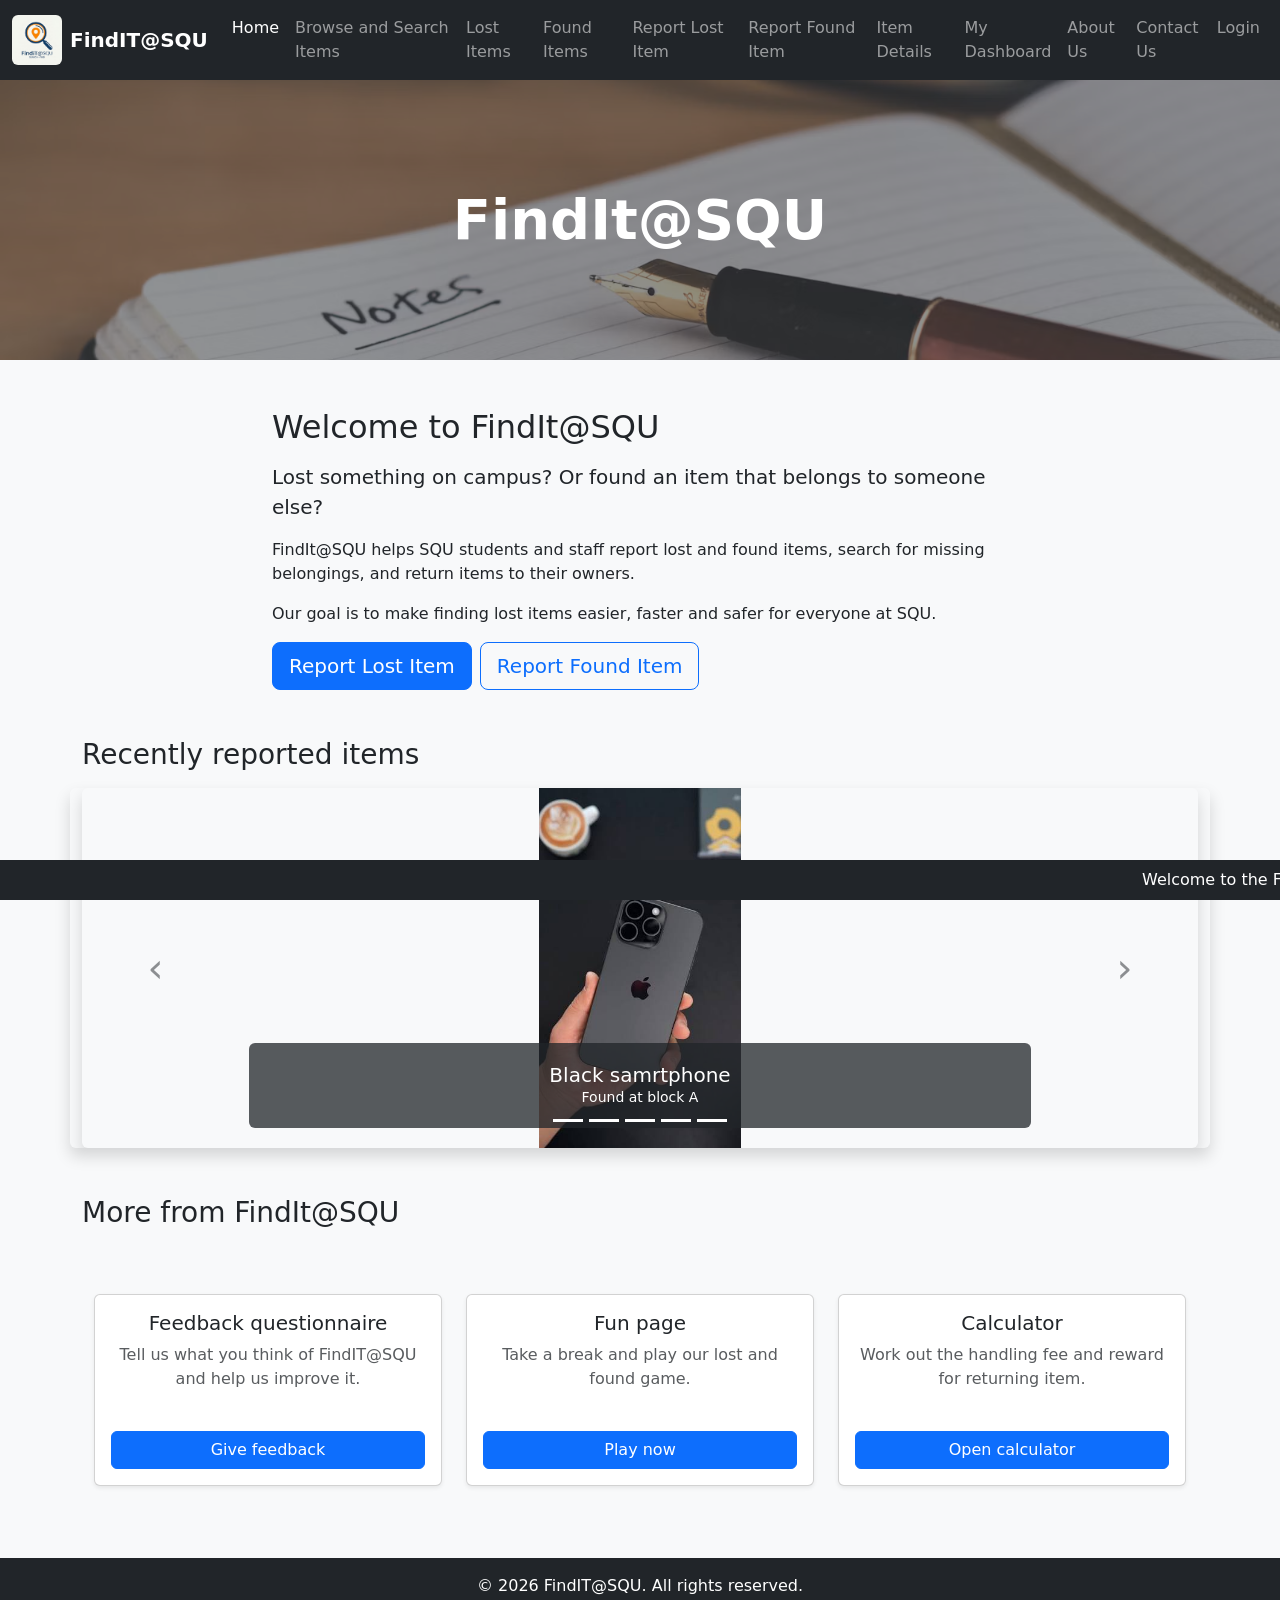
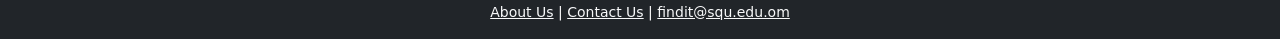
<file: index.html>
<html>

<head>
    <meta charset="UTF-8">
    <meta name="viewport" content="width=device-width, initial-scale=1.0">
    <title>Home | FindIt@SQU</title>
    <!-- <link rel="stylesheet" href="css/style.css"> -->
    <!--  -->
    <link href="https://cdn.jsdelivr.net/npm/bootstrap@5.3.3/dist/css/bootstrap.min.css" rel="stylesheet">



</head>

<body class="d-flex flex-column min-vh-100 bg-body-tertiary">
    <!--Nav -> Logo and Navigation-->
    <nav class="navbar navbar-expand-lg bg-dark sticky-top" data-bs-theme="dark">
        <div class="container-fluid">
            <a class="navbar-brand d-flex align-items-center gap-2 fw-bold" href="index.html">
                <img src="images/logo.png" alt="FindIT@SQU Logo" width="50" height="50" class="rounded">
                <span>FindIT@SQU</span>
            </a>
            <button class="navbar-toggler" type="button" data-bs-toggle="collapse" data-bs-target="#mainMenu"
                aria-controls="mainMenu" aria-expanded="false" aria-label="Toggle navigation">
                <span class="navbar-toggler-icon"></span>
            </button>
            <div class="collapse navbar-collapse" id="mainMenu">
                <ul class="navbar-nav ms-auto mb-2 mb-xl-0">
                    <li class="nav-item"><a href="index.html" class="nav-link active" aria-current="page">Home</a></li>
                    <li class="nav-item"><a href="brows.html" class="nav-link">Browse and Search Items</a></li>
                    <li class="nav-item"><a href="lost.html" class="nav-link">Lost Items</a></li>
                    <li class="nav-item"><a href="found.html" class="nav-link">Found Items</a></li>
                    <li class="nav-item"><a href="Rprt-lost.html" class="nav-link">Report Lost Item</a></li>
                    <li class="nav-item"><a href="Report-found.html" class="nav-link">Report Found Item</a></li>
                    <li class="nav-item"><a href="item-details.html" class="nav-link">Item Details</a></li>
                    <li class="nav-item"><a href="dashboard.html" class="nav-link">My Dashboard</a></li>
                    <li class="nav-item"><a href="about.html" class="nav-link">About Us</a></li>
                    <li class="nav-item"><a href="contact.html" class="nav-link">Contact Us</a></li>
                    <li class="nav-item"><a href="login.html" class="nav-link">Login</a></li>
                </ul>
            </div>
        </div>
    </nav>

    <header class="position-relative text-center text-white">
        <img src="images/welcome.png" alt="Welcome" class="w-100 object-fit-cover" height="280">
        <div class="position-absolute top-0 start-0 w-100 h-100 bg-dark bg-opacity-50"></div>
        <div class="position-absolute top-50 start-50 translate-middle w-100 px-3">
            <h1 class="display-4 fw-bold mb-0">FindIt@SQU</h1>
        </div>
    </header>

    <main class="flex-grow-1 py-5">
        <div class="container">
            <div class="row justify-content-center">
                <div class="col-lg-8">
                    <h2 class="mb-3">Welcome to FindIt@SQU</h2>
                    <p class="lead">Lost something on campus? Or found an item that belongs to someone else?</p>
                    <p class="mb-3">FindIt@SQU helps SQU students and staff report lost and found items, search for
                        missing belongings, and return items to their owners.</p>
                    <p class="mb-3">Our goal is to make finding lost items easier, faster and safer for everyone at SQU.
                    </p>
                    <div class="d-grid gap-2 d-sm-flex mb-5">
                        <a href="report-lost.html" class="btn btn-primary btn-lg">Report Lost Item</a>
                        <a href="report-found.html" class="btn btn-outline-primary btn-lg">Report Found Item</a>
                    </div>
                </div>
                <h2 class="h3 mb-3">Recently reported items</h2>
                <div id="gallery" class="carousel slide mb-5 mx-auto shadow rounded overflow-hidden"
                    data-bs-ride="carousel" aria-label="carousel" aria-label="Recently reported items">
                    <div class="carousel-indicators">
                        <button type="button" data-bs-target="#gallery" data-bs-slide-to="0" class="active"
                            aria-current="true" aria-label="Slide 1"></button>
                        <button type="button" data-bs-target="#gallery" data-bs-slide-to="1" class="active"
                            aria-current="true" aria-label="Slide 2"></button>
                        <button type="button" data-bs-target="#gallery" data-bs-slide-to="2" class="active"
                            aria-current="true" aria-label="Slide 3"></button>
                        <button type="button" data-bs-target="#gallery" data-bs-slide-to="3" class="active"
                            aria-current="true" aria-label="Slide 4"></button>
                        <button type="button" data-bs-target="#gallery" data-bs-slide-to="4" class="active"
                            aria-current="true" aria-label="Slide 5"></button>
                    </div>
                    <div class="carousel-inner rounded shadow">
                        <div class="carousel-item active" data-bs-interval="3000">
                            <img src="images/phone.png" class="d-block w-100 bg-bark object-fit-contain" height="360"
                                alt="Black samrtphoen">
                            <div class="carousel-caption d-none d-md-block bg-dark bg-opacity-75 rounded">
                                <h3 class="h5 mb-0">Black samrtphone</h3>
                                <p class="mb-0 small">Found at block A</p>
                            </div>
                        </div>
                        <div class="carousel-item " data-bs-interval="3000">
                            <img src="images/redHandBag.png" class="d-block w-100 bg-bark object-fit-contain"
                                height="360" alt="Red Handbag">
                            <div class="carousel-caption d-none d-md-block bg-dark bg-opacity-75 rounded">
                                <h3 class="h5 mb-0">Black samrtphone</h3>
                                <p class="mb-0 small">Lost near the E building</p>
                            </div>
                        </div>
                        <div class="carousel-item " data-bs-interval="3000">
                            <img src="images/earbud.png" class="d-block w-100 bg-bark object-fit-contain" height="360"
                                alt="white earbuds">
                            <div class="carousel-caption d-none d-md-block bg-dark bg-opacity-75 rounded">
                                <h3 class="h5 mb-0">White earbuds</h3>
                                <p class="mb-0 small">Lost at collage of Engineering</p>
                            </div>
                        </div>
                        <div class="carousel-item " data-bs-interval="3000">
                            <img src="images/Key.jpg" class="d-block w-100 bg-bark object-fit-contain" height="360"
                                alt="Keys with a red keychain">
                            <div class="carousel-caption d-none d-md-block bg-dark bg-opacity-75 rounded">
                                <h3 class="h5 mb-0">Keys with a red keychain</h3>
                                <p class="mb-0 small">Found at the library entrance</p>
                            </div>
                        </div>
                        <div class="carousel-item " data-bs-interval="3000">
                            <img src="images/Golden watch.jpg" class="d-block w-100 bg-bark object-fit-contain"
                                height="360" alt="Golden watch">
                            <div class="carousel-caption d-none d-md-block bg-dark bg-opacity-75 rounded">
                                <h3 class="h5 mb-0">Golden watch</h3>
                                <p class="mb-0 small">Found at the main library</p>
                            </div>
                        </div>
                    </div>
                    <!--Previous button-->
                    <button class="carousel-control-prev" type="button" data-bs-target="#gallery" data-bs-slide="prev">
                        <span class="fs-1 text-dark" aria-hidden="true">&lsaquo;</span>
                        <span class="visually-hidden">Previous</span>
                    </button>
                    <!--Next button-->
                    <button class="carousel-control-next" type="button" data-bs-target="#gallery" data-bs-slide="next">
                        <span class="fs-1 text-dark" aria-hidden="true">&rsaquo;</span>
                        <span class="visually-hidden">Next</span>
                    </button>
                </div>
                <h2 class="h3 mb-3">More from FindIt@SQU</h2>
                <div class="row g-4 mb-5">
                    <div class="col-md-4">
                        <div class="card h-100 shadow-sm text-center">
                            <div class="card-body d-flex flex-column">
                                <h3 class="h5">Feedback questionnaire</h3>
                                <p class="text-muted">Tell us what you think of FindIT@SQU and help us improve it.</p>
                                <a class="btn btn-primary mt-auto" href="questionnaire.html">Give feedback</a>
                            </div>
                        </div>
                    </div>

                    <div class="col-md-4">
                        <div class="card h-100 shadow-sm text-center">
                            <div class="card-body d-flex flex-column">
                                <h3 class="h5">Fun page</h3>
                                <p class="text-muted">Take a break and play our lost and found game.</p>
                                <a class="btn btn-primary mt-auto" href="funpage.html">Play now</a>
                            </div>
                        </div>
                    </div>
                    <div class="col-md-4">
                        <div class="card h-100 shadow-sm text-center">
                            <div class="card-body d-flex flex-column">
                                <h3 class="h5">Calculator</h3>
                                <p class="text-muted">Work out the handling fee and reward for returning item.</p>
                                <a class="btn btn-primary mt-auto" href="calculator.html">Open calculator</a>
                            </div>
                        </div>
                    </div>
                </div>
            </div>
        </div>
    </main>
    <footer class="bg-dark text-white text-center py-3 mt-auto">
        <div class="container">
            <p class="mb-1">&copy; 2026 FindIT@SQU. All rights reserved.</p>
            <p class="mb-0 small"><a href="about.html" class="link-light">About Us</a> |
                <a href="contact.html" class="link-light">Contact Us</a> |
                <a href="mailto:infofindit@squ.edu" class="link-light">findit@squ.edu.om</a>
            </p>
        </div>
    </footer>
    <!-- Scrolling welcome banner -->
    <div id="tickerBar" class="fixed-bottom bg-dark text-white overflow-hidden py-2">
        <span class="invisible">.</span>
        <span id="tickerText" class="position-absolute top-0 py-2 text-nowrap"></span>
    </div>
    <script src="https://cdn.jsdelivr.net/npm/bootstrap@5.3.3/dist/js/bootstrap.bundle.min.js"></script>
    <script src="js/validation.js"></script>
    <script src="js/home.js"></script>
</body>

</html>
</file>
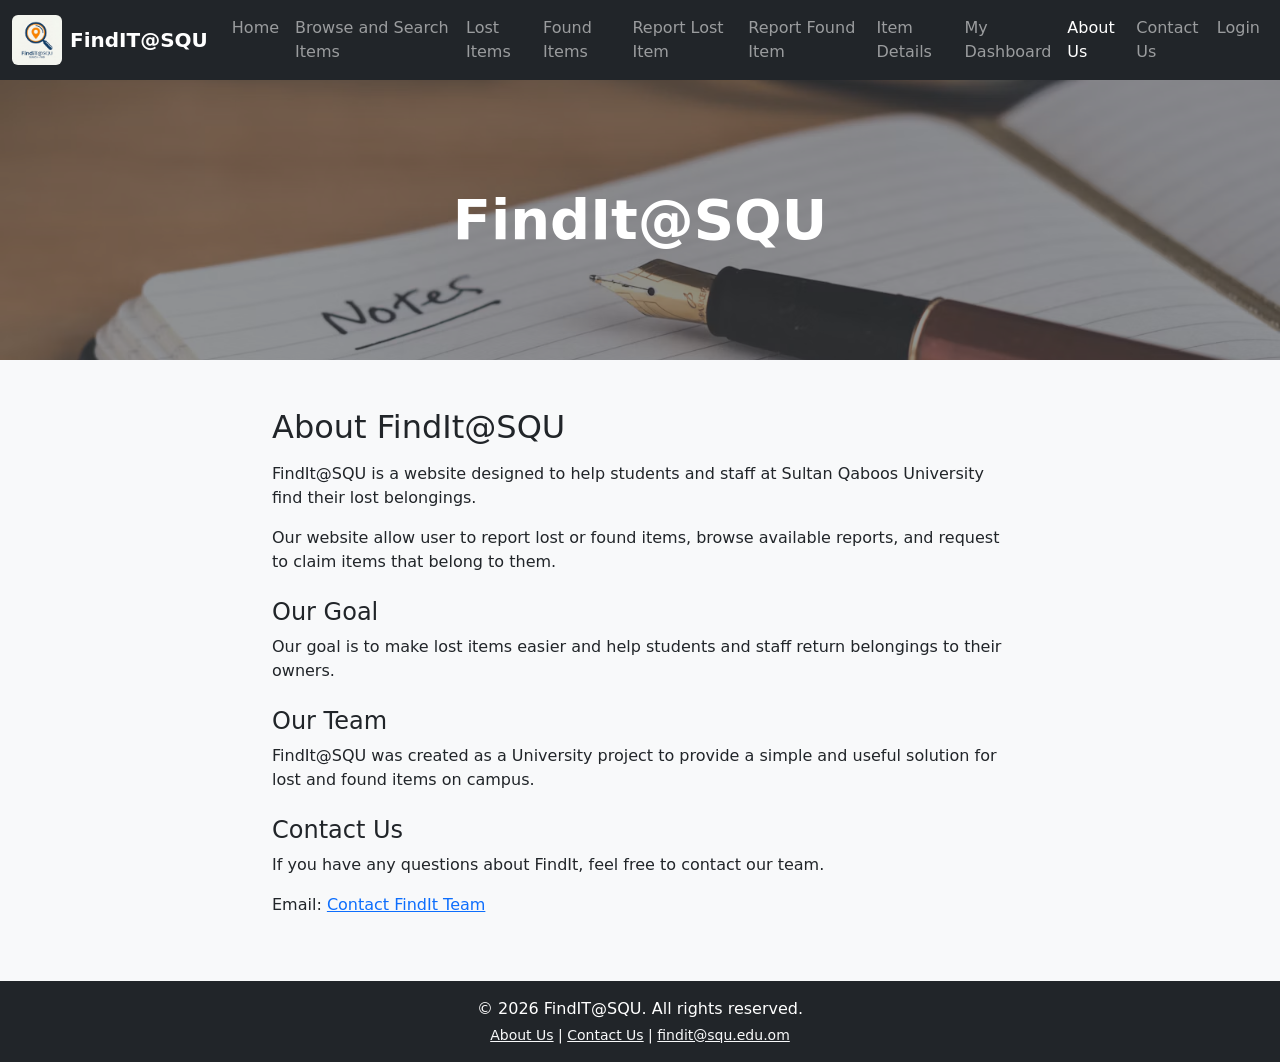
<file: about.html>
<!DOCTYPE html>
<html lang="en">

<head>


    <meta charset="UTF-8">
    <meta name="viewport" content="width=device-width, initial-scale=1.0">
    <title>about us | FindIt@SQU</title>
    <!-- <link rel="stylesheet" href="css/style.css"> -->
    <!--  -->
    <link href="https://cdn.jsdelivr.net/npm/bootstrap@5.3.3/dist/css/bootstrap.min.css" rel="stylesheet">


</head>

<body class="d-flex flex-column min-vh-100 bg-body-tertiary">
    <!--Nav -> Logo and Navigation-->
    <nav class="navbar navbar-expand-lg bg-dark sticky-top" data-bs-theme="dark">
        <div class="container-fluid">
            <a class="navbar-brand d-flex align-items-center gap-2 fw-bold" href="index.html">
                <img src="images/logo.png" alt="FindIT@SQU Logo" width="50" height="50" class="rounded">
                <span>FindIT@SQU</span>
            </a>
            <button class="navbar-toggler" type="button" data-bs-toggle="collapse" data-bs-target="#mainMenu"
                aria-controls="mainMenu" aria-expanded="false" aria-label="Toggle navigation">
                <span class="navbar-toggler-icon"></span>
            </button>
            <div class="collapse navbar-collapse" id="mainMenu">
                <ul class="navbar-nav ms-auto mb-2 mb-xl-0">
                    <li class="nav-item"><a href="index.html" class="nav-link " aria-current="page">Home</a></li>
                    <li class="nav-item"><a href="brows.html" class="nav-link">Browse and Search Items</a></li>
                    <li class="nav-item"><a href="lost.html" class="nav-link">Lost Items</a></li>
                    <li class="nav-item"><a href="found.html" class="nav-link">Found Items</a></li>
                    <li class="nav-item"><a href="Rprt-lost.html" class="nav-link">Report Lost Item</a></li>
                    <li class="nav-item"><a href="Report-found.html" class="nav-link">Report Found Item</a></li>
                    <li class="nav-item"><a href="item-details.html" class="nav-link">Item Details</a></li>
                    <li class="nav-item"><a href="dashboard.html" class="nav-link">My Dashboard</a></li>
                    <li class="nav-item"><a href="about.html" class="nav-link active">About Us</a></li>
                    <li class="nav-item"><a href="contact.html" class="nav-link">Contact Us</a></li>
                    <li class="nav-item"><a href="login.html" class="nav-link">Login</a></li>
                </ul>
            </div>
        </div>
    </nav>


    <header class="position-relative text-center text-white">
        <img src="images/welcome.png" alt="Welcome" class="w-100 object-fit-cover" height="280">
        <div class="position-absolute top-0 start-0 w-100 h-100 bg-dark bg-opacity-50"></div>
        <div class="position-absolute top-50 start-50 translate-middle w-100 px-3">
            <h1 class="display-4 fw-bold mb-0">FindIt@SQU</h1>
        </div>
    </header>
    <main class="flex-grow-1 py-5">
        <div class="container">
            <div class="row justify-content-center">
                <div class="col-lg-8">
                    <h2 class="mb-3">About FindIt@SQU</h2>
                    <P class="mb-3">
                        FindIt@SQU is a website designed to help
                        students and staff at Sultan Qaboos University
                        find their lost belongings.
                    </P>
                    <p class="mb-3">
                        Our website allow user to report lost or
                        found items, browse available reports, and
                        request to claim items that belong to them.
                    </p>

                    <h2 class="h4 mt-4"> Our Goal</h2>
                    <p class="mb-3">
                        Our goal is to make lost items easier
                        and help students and staff return belongings
                        to their owners.
                    </p>
                    <h2 class="h4 mt-4">Our Team</h2>
                    <p class="mb-3">
                        FindIt@SQU was created as a University
                        project to provide a simple and useful
                        solution for lost and found items on campus.
                    </p>
                    <h2 class="h4 mt-4">Contact Us</h2>
                    <p class="mb-3">
                        If you have any questions about FindIt,
                        feel free to contact our team.
                    </p>

                    <p>
                        Email:
                        <a href="mailto:info@findit@squ.edu.om">
                            Contact FindIt Team
                        </a>
                    </p>
                </div>
            </div>
        </div>
    </main>

    <footer class="bg-dark text-white text-center py-3 mt-auto">
        <div class="container">
            <p class="mb-1">&copy; 2026 FindIT@SQU. All rights reserved.</p>
            <p class="mb-0 small"><a href="about.html" class="link-light">About Us</a> |
                <a href="contact.html" class="link-light">Contact Us</a> |
                <a href="mailto:infofindit@squ.edu" class="link-light">findit@squ.edu.om</a>
            </p>
        </div>
    </footer>
    <script src="https://cdn.jsdelivr.net/npm/bootstrap@5.3.3/dist/js/bootstrap.bundle.min.js"></script>
    <script src="js/validation.js"></script>
</body>

</html>
</file>
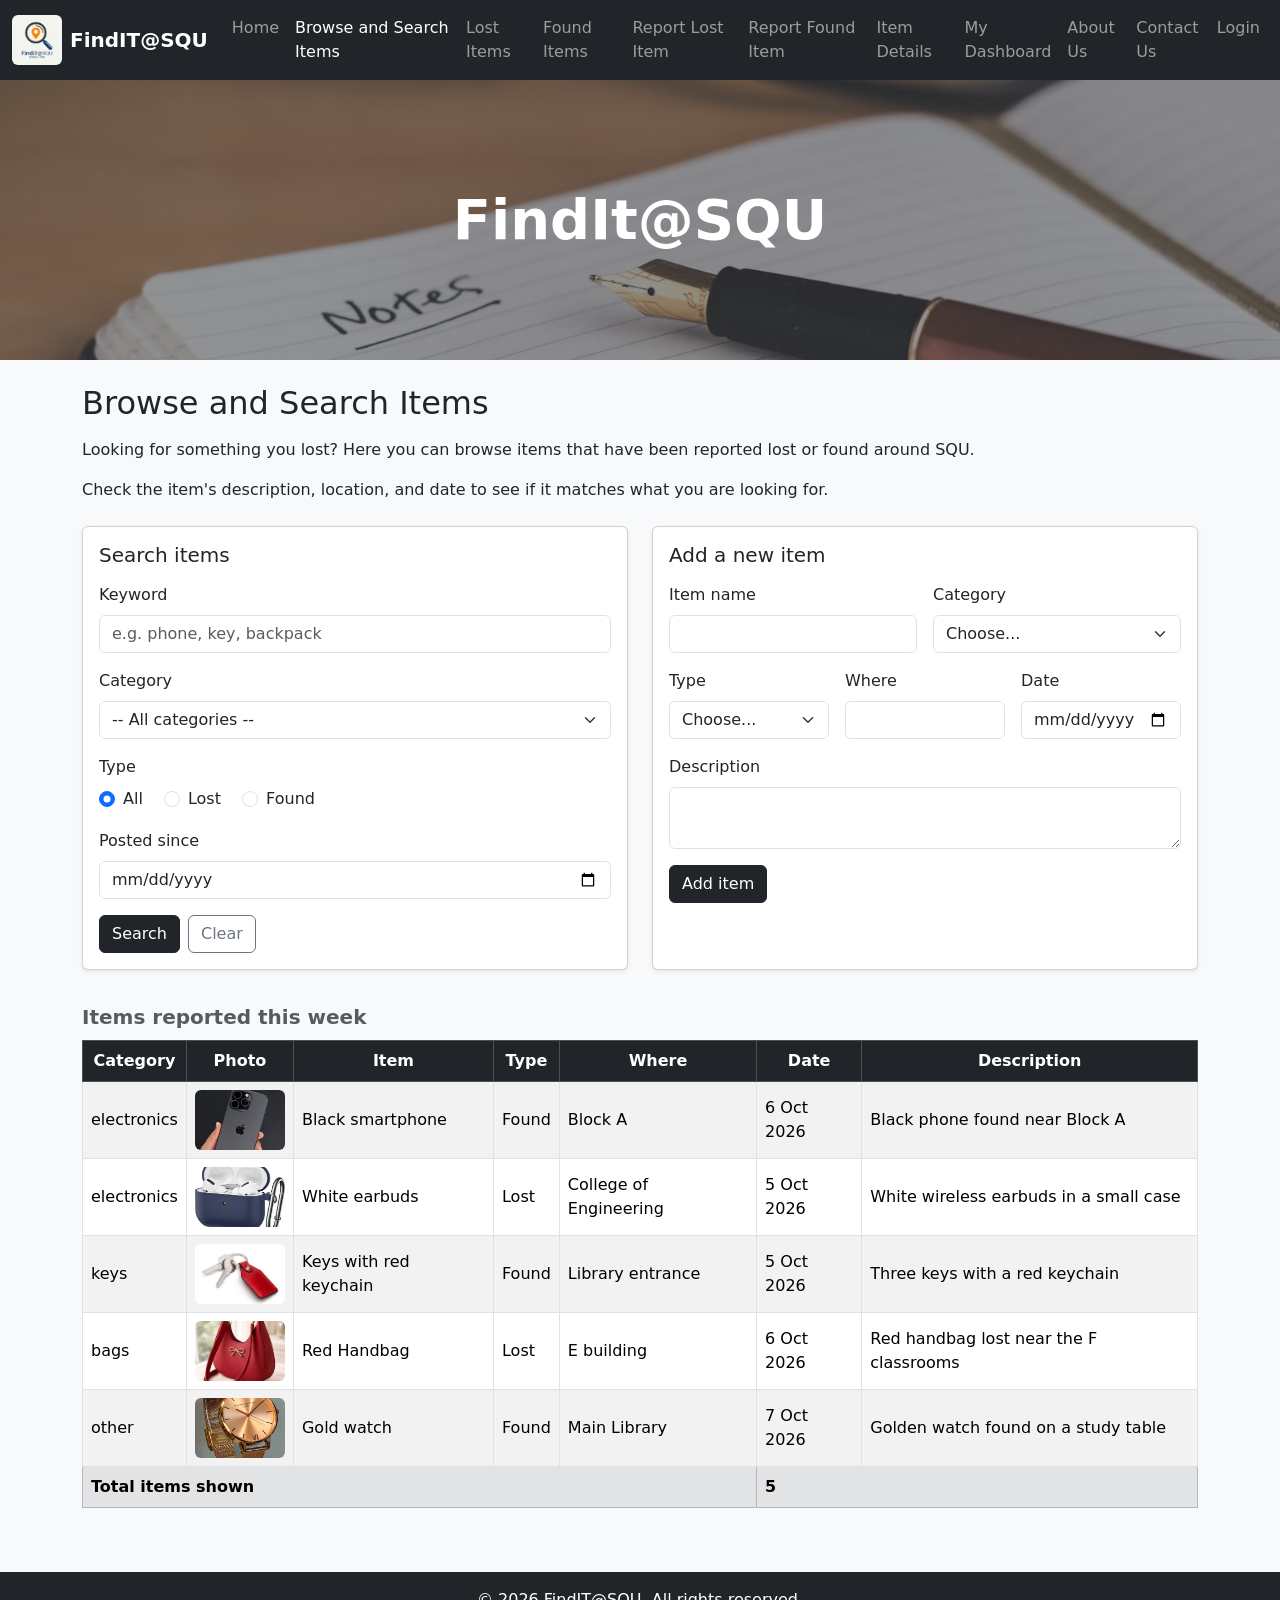
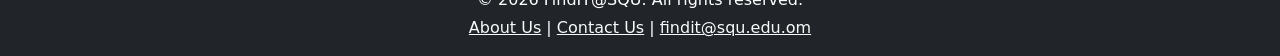
<file: brows.html>
<!DOCTYPE html>
<html lang="en">

<head>
    <meta charset="UTF-8">
    <meta name="viewport" content="width=device-width, initial-scale=1.0">
    <title>Browse | FindIt@SQU</title>
    <link href="https://cdn.jsdelivr.net/npm/bootstrap@5.3.3/dist/css/bootstrap.min.css" rel="stylesheet">
</head>

<body class="d-flex flex-column min-vh-100 bg-body-tertiary">
    <!-- Navigation bar -->
    <nav class="navbar navbar-expand-lg bg-dark sticky-top" data-bs-theme="dark">
        <div class="container-fluid">
            <a class="navbar-brand d-flex align-items-center gap-2 fw-bold" href="index.html">
                <img src="images/logo.png" alt="FindIT@SQU Logo" width="50" height="50" class="rounded">
                <span>FindIT@SQU</span>
            </a>
            <button class="navbar-toggler" type="button" data-bs-toggle="collapse" data-bs-target="#mainMenu"
                aria-controls="mainMenu" aria-expanded="false" aria-label="Toggle navigation">
                <span class="navbar-toggler-icon"></span>
            </button>
            <div class="collapse navbar-collapse" id="mainMenu">
                <ul class="navbar-nav ms-auto mb-2 mb-xl-0">
                    <li class="nav-item"><a href="index.html" class="nav-link">Home</a></li>
                    <li class="nav-item"><a href="brows.html" class="nav-link active" aria-current="page">Browse and Search Items</a></li>
                    <li class="nav-item"><a href="lost.html" class="nav-link">Lost Items</a></li>
                    <li class="nav-item"><a href="found.html" class="nav-link">Found Items</a></li>
                    <li class="nav-item"><a href="Rprt-lost.html" class="nav-link">Report Lost Item</a></li>
                    <li class="nav-item"><a href="Report-found.html" class="nav-link">Report Found Item</a></li>
                    <li class="nav-item"><a href="item-details.html" class="nav-link">Item Details</a></li>
                    <li class="nav-item"><a href="dashboard.html" class="nav-link">My Dashboard</a></li>
                    <li class="nav-item"><a href="about.html" class="nav-link">About Us</a></li>
                    <li class="nav-item"><a href="contact.html" class="nav-link">Contact Us</a></li>
                    <li class="nav-item"><a href="login.html" class="nav-link">Login</a></li>
                </ul>
            </div>
        </div>
    </nav>

   <!-- Page title banner -->
     <header class="position-relative text-center text-white">
        <img src="images/welcome.png" alt="Welcome" class="w-100 object-fit-cover" height="280">
        <div class="position-absolute top-0 start-0 w-100 h-100 bg-dark bg-opacity-50"></div>
        <div class="position-absolute top-50 start-50 translate-middle w-100 px-3">
            <h1 class="display-4 fw-bold mb-0">FindIt@SQU</h1>
        </div>
    </header>

    <main class="container flex-grow-1 py-4">
        <h2 class="mb-3">Browse and Search Items</h2>
        <p>Looking for something you lost? Here you can browse items that have been reported lost or found around SQU.</p>
        <p class="mb-4">Check the item's description, location, and date to see if it matches what you are looking for.</p>

        <div class="row g-4">
            <!-- Search form -->
            <div class="col-12 col-lg-6">
                <form id="searchForm" class="card card-body shadow-sm h-100">
                    <h3 class="h5 mb-3">Search items</h3>
                    <div class="mb-3">
                        <label for="q" class="form-label">Keyword</label>
                        <input type="text" id="q" class="form-control" placeholder="e.g. phone, key, backpack">
                    </div>
                    <div class="mb-3">
                        <label for="cat" class="form-label">Category</label>
                        <select id="cat" class="form-select">
                            <option value="">-- All categories --</option>
                            <option value="electronics">Electronics</option>
                            <option value="keys">Keys</option>
                            <option value="bags">Bags</option>
                            <option value="cards">Cards and IDs</option>
                            <option value="other">Other</option>
                        </select>
                    </div>
                    <div class="mb-3">
                        <span class="form-label d-block">Type</span>
                        <div class="form-check form-check-inline">
                            <input class="form-check-input" type="radio" name="item_type" id="t-all" value="all" checked>
                            <label class="form-check-label" for="t-all">All</label>
                        </div>
                        <div class="form-check form-check-inline">
                            <input class="form-check-input" type="radio" name="item_type" id="t-lost" value="lost">
                            <label class="form-check-label" for="t-lost">Lost</label>
                        </div>
                        <div class="form-check form-check-inline">
                            <input class="form-check-input" type="radio" name="item_type" id="t-found" value="found">
                            <label class="form-check-label" for="t-found">Found</label>
                        </div>
                    </div>
                    <div class="mb-3">
                        <label for="since" class="form-label">Posted since</label>
                        <input type="date" id="since" class="form-control">
                    </div>
                    <div class="d-flex gap-2">
                        <button type="submit" class="btn btn-dark">Search</button>
                        <button type="reset" class="btn btn-outline-secondary">Clear</button>
                    </div>
                </form>
            </div>

            <!-- Add item form (Bootstrap validation) -->
            <div class="col-12 col-lg-6">
                <form id="addForm" class="card card-body shadow-sm h-100 needs-validation" novalidate>
                    <h3 class="h5 mb-3">Add a new item</h3>
                    <div class="row g-3">
                        <div class="col-12 col-md-6">
                            <label for="addName" class="form-label">Item name</label>
                            <input type="text" id="addName" class="form-control" required>
                            <div class="invalid-feedback">Please enter the item name.</div>
                        </div>
                        <div class="col-12 col-md-6">
                            <label for="addCategory" class="form-label">Category</label>
                            <select id="addCategory" class="form-select" required>
                                <option value="" selected disabled>Choose...</option>
                                <option value="electronics">Electronics</option>
                                <option value="keys">Keys</option>
                                <option value="bags">Bags</option>
                                <option value="cards">Cards and IDs</option>
                                <option value="other">Other</option>
                            </select>
                            <div class="invalid-feedback">Please choose a category.</div>
                        </div>
                        <div class="col-12 col-md-4">
                            <label for="addType" class="form-label">Type</label>
                            <select id="addType" class="form-select" required>
                                <option value="" selected disabled>Choose...</option>
                                <option value="Lost">Lost</option>
                                <option value="Found">Found</option>
                            </select>
                            <div class="invalid-feedback">Lost or found?</div>
                        </div>
                        <div class="col-12 col-md-4">
                            <label for="addLocation" class="form-label">Where</label>
                            <input type="text" id="addLocation" class="form-control" required>
                            <div class="invalid-feedback">Please enter the place.</div>
                        </div>
                        <div class="col-12 col-md-4">
                            <label for="addDate" class="form-label">Date</label>
                            <input type="date" id="addDate" class="form-control" required>
                            <div class="invalid-feedback">Please choose a date.</div>
                        </div>
                        <div class="col-12">
                            <label for="addDescription" class="form-label">Description</label>
                            <textarea id="addDescription" class="form-control" rows="2" required></textarea>
                            <div class="invalid-feedback">Please add a short description.</div>
                        </div>
                    </div>
                    <button type="submit" class="btn btn-dark mt-3 align-self-start">Add item</button>
                </form>
            </div>
        </div>

        <!-- Table: starts empty, rows are added by js/tables.js -->
        <div class="table-responsive mt-4">
            <table class="table table-striped table-bordered table-hover align-middle bg-white">
                <caption class="caption-top fw-bold fs-5">Items reported this week</caption>
                <thead class="table-dark text-center">
                    <tr>
                        <th>Category</th>
                        <th>Photo</th>
                        <th>Item</th>
                        <th>Type</th>
                        <th>Where</th>
                        <th>Date</th>
                        <th>Description</th>
                    </tr>
                </thead>
                <tbody id="itemsBody"></tbody>
                <tfoot>
                    <tr class="table-secondary fw-bold">
                        <td colspan="5">Total items shown</td>
                        <td colspan="2" id="itemCount">0</td>
                    </tr>
                </tfoot>
            </table>
        </div>
    </main>

    <footer class="bg-dark text-white text-center py-3 mt-4">
        <p class="mb-1">&copy; 2026 FindIT@SQU. All rights reserved.</p>
        <p class="mb-0">
            <a href="about.html" class="link-light">About Us</a> |
            <a href="contact.html" class="link-light">Contact Us</a> |
            <a href="mailto:infofindit@squ.edu" class="link-light">findit@squ.edu.om</a>
        </p>
    </footer>

    <script src="https://cdn.jsdelivr.net/npm/bootstrap@5.3.3/dist/js/bootstrap.bundle.min.js"></script>
    <script src="js/validation.js"></script>
    <script src="js/tables.js"></script>
</body>

</html>
</file>
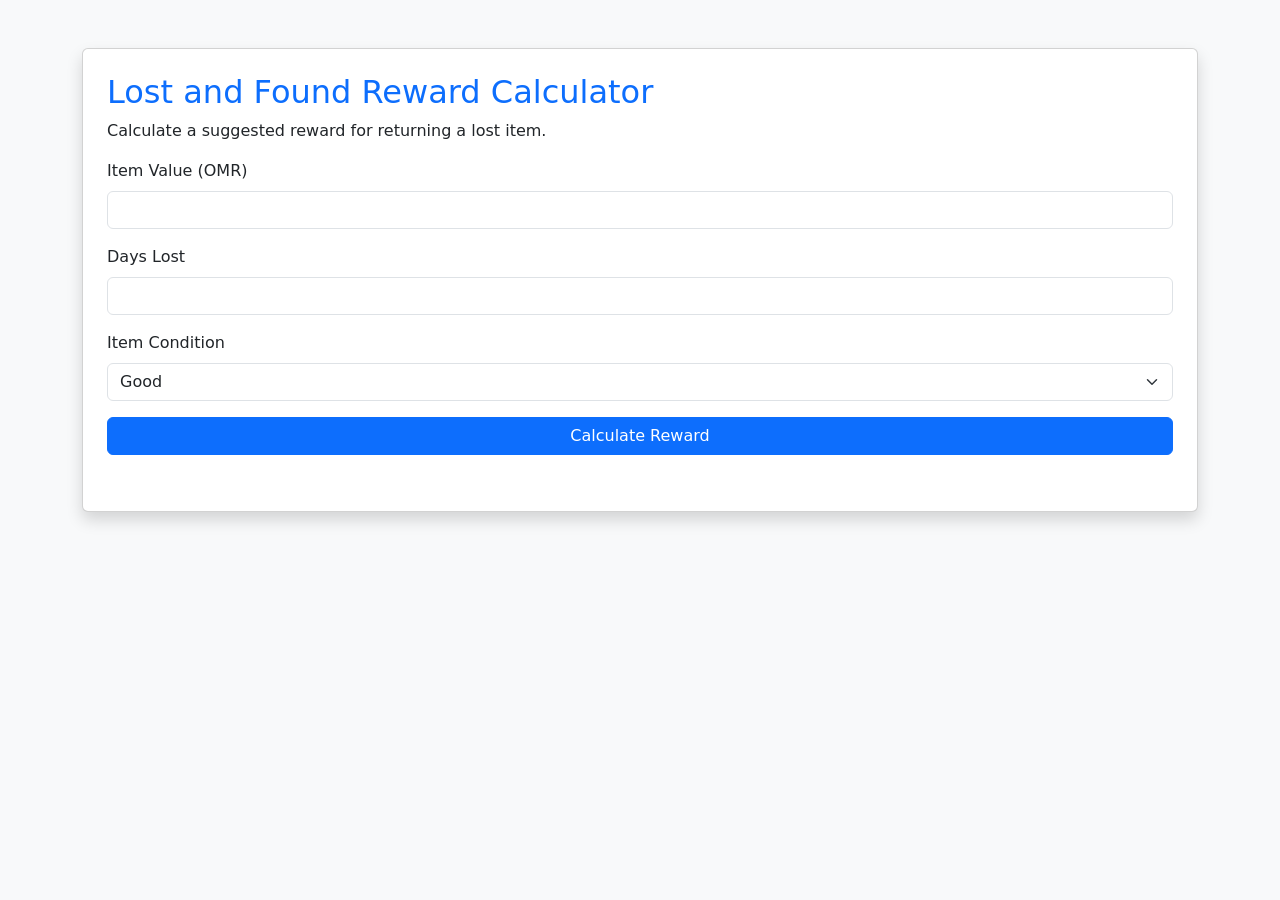
<file: calculator.html>
<!DOCTYPE html>
<html lang="en">
<head>
    <meta charset="UTF-8">
    <meta name="viewport" content="width=device-width, initial-scale=1">
    <title>Lost and Found Calculator</title>

    <!-- Bootstrap CSS -->
    <link href="https://cdn.jsdelivr.net/npm/bootstrap@5.3.3/dist/css/bootstrap.min.css" rel="stylesheet">
</head>

<body class="bg-light">

    <div class="container mt-5">
        <div class="card shadow p-4">

            <h2 class="text-primary">
                Lost and Found Reward Calculator
            </h2>

            <p>Calculate a suggested reward for returning a lost item.</p>

            <!-- Item value -->
            <label class="form-label">Item Value (OMR)</label>
            <input type="number" id="itemValue"
                   class="form-control mb-3"
                   min="0" step="0.01">

            <!-- Days lost -->
            <label class="form-label">Days Lost</label>
            <input type="number" id="daysLost"
                   class="form-control mb-3"
                   min="0" step="1">

            <!-- Item condition -->
            <label class="form-label">Item Condition</label>
            <select id="condition" class="form-select mb-3">
                <option value="good">Good</option>
                <option value="damaged">Damaged</option>
            </select>

            <!-- Calculate button -->
            <button type="button"
                    class="btn btn-primary"
                    onclick="calculateReward()">
                Calculate Reward
            </button>

            <!-- Result -->
            <h4 id="result" class="mt-4"></h4>

        </div>
    </div>

    <!-- Connect JavaScript -->
    <script src="js/calculator.js"></script>

</body>
</html>
</file>
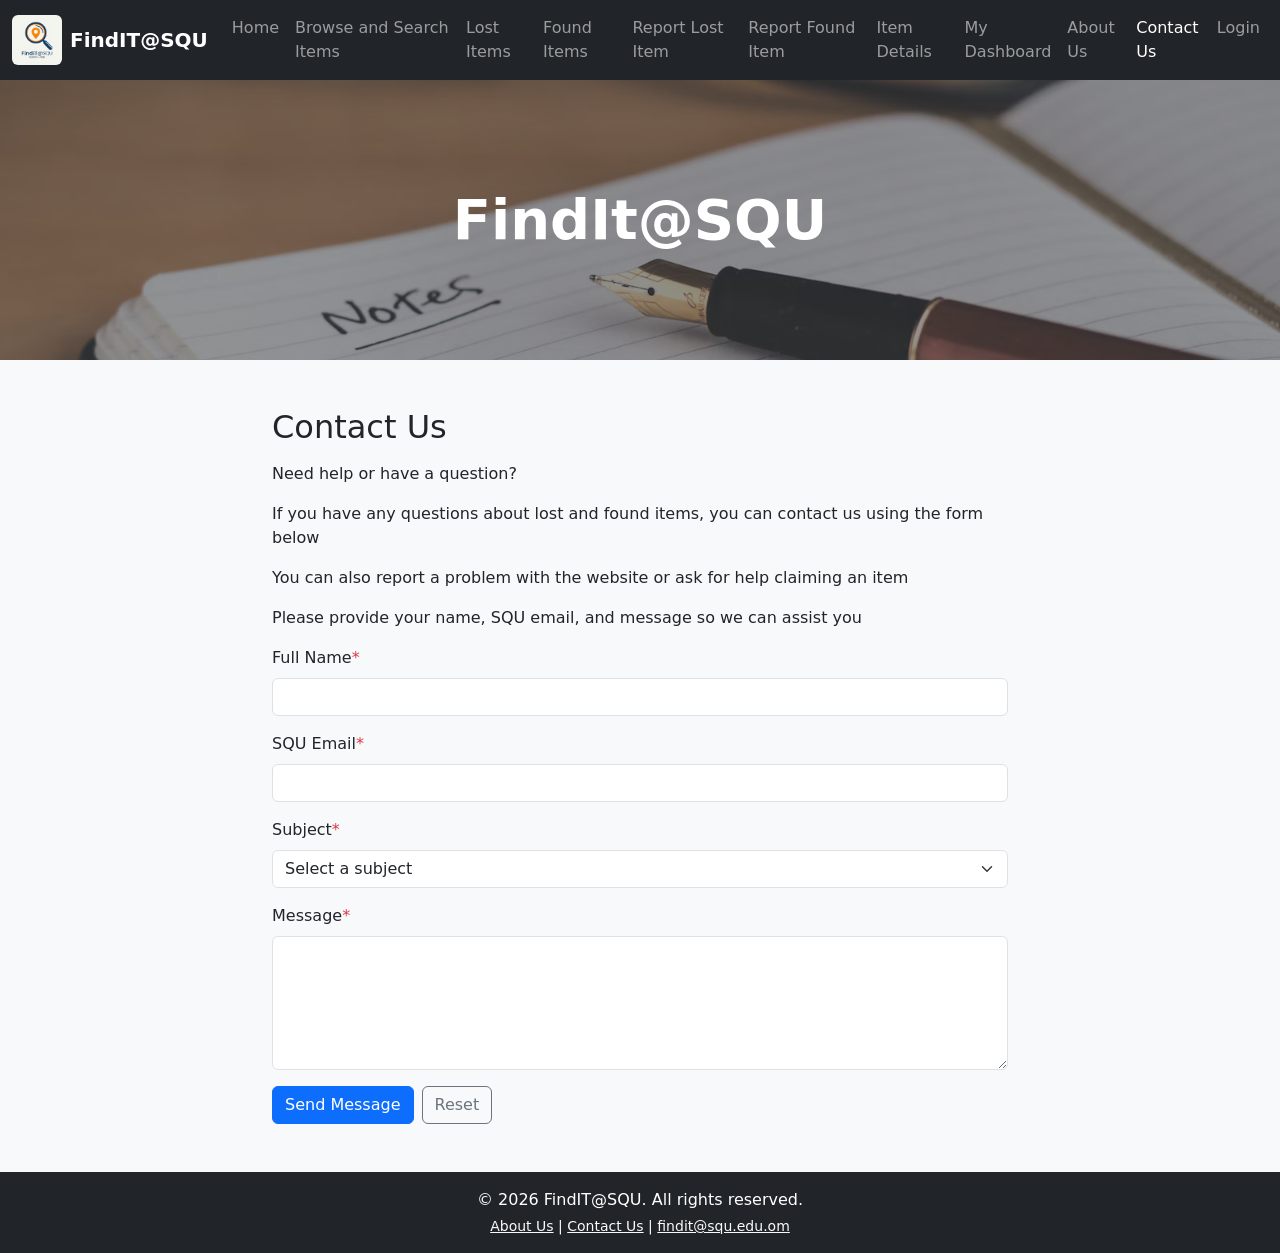
<file: contact.html>
<!DOCTYPE html>
<html lang="en">

<head>


    <meta charset="UTF-8">
    <meta name="viewport" content="width=device-width, initial-scale=1.0">
    <title>Contact | FindIt@SQU</title>
    <!-- <link rel="stylesheet" href="css/style.css"> -->
    <!--  -->
    <link href="https://cdn.jsdelivr.net/npm/bootstrap@5.3.3/dist/css/bootstrap.min.css" rel="stylesheet">


</head>

<body class="d-flex flex-column min-vh-100 bg-body-tertiary">
    <!--Nav -> Logo and Navigation-->
    <nav class="navbar navbar-expand-lg bg-dark sticky-top" data-bs-theme="dark">
        <div class="container-fluid">
            <a class="navbar-brand d-flex align-items-center gap-2 fw-bold" href="index.html">
                <img src="images/logo.png" alt="FindIT@SQU Logo" width="50" height="50" class="rounded">
                <span>FindIT@SQU</span>
            </a>
            <button class="navbar-toggler" type="button" data-bs-toggle="collapse" data-bs-target="#mainMenu"
                aria-controls="mainMenu" aria-expanded="false" aria-label="Toggle navigation">
                <span class="navbar-toggler-icon"></span>
            </button>
            <div class="collapse navbar-collapse" id="mainMenu">
                <ul class="navbar-nav ms-auto mb-2 mb-xl-0">
                    <li class="nav-item"><a href="index.html" class="nav-link " aria-current="page">Home</a></li>
                    <li class="nav-item"><a href="brows.html" class="nav-link">Browse and Search Items</a></li>
                    <li class="nav-item"><a href="lost.html" class="nav-link">Lost Items</a></li>
                    <li class="nav-item"><a href="found.html" class="nav-link">Found Items</a></li>
                    <li class="nav-item"><a href="Rprt-lost.html" class="nav-link">Report Lost Item</a></li>
                    <li class="nav-item"><a href="Report-found.html" class="nav-link">Report Found Item</a></li>
                    <li class="nav-item"><a href="item-details.html" class="nav-link">Item Details</a></li>
                    <li class="nav-item"><a href="dashboard.html" class="nav-link">My Dashboard</a></li>
                    <li class="nav-item"><a href="about.html" class="nav-link">About Us</a></li>
                    <li class="nav-item"><a href="contact.html" class="nav-link active">Contact Us</a></li>
                    <li class="nav-item"><a href="login.html" class="nav-link">Login</a></li>
                </ul>
            </div>
        </div>
    </nav>

    <header class="position-relative text-center text-white">
        <img src="images/welcome.png" alt="Welcome" class="w-100 object-fit-cover" height="280">
        <div class="position-absolute top-0 start-0 w-100 h-100 bg-dark bg-opacity-50"></div>
        <div class="position-absolute top-50 start-50 translate-middle w-100 px-3">
            <h1 class="display-4 fw-bold mb-0">FindIt@SQU</h1>
        </div>
    </header>

    <main class="flex-grow-1 py-5">
        <div class="container">
            <div class="row justify-content-center">
                <div class="col-lg-8">
                    <h2 class="mb-3">Contact Us</h2>
                    <p class="mb-3">Need help or have a question?</p>
                    <p class="mb-3">If you have any questions about lost and found items, you can contact us using the
                        form
                        below</p>
                    <p class="mb-3">You can also report a problem with the website or ask for help claiming an item</p>
                    <p class="mb-3">Please provide your name, SQU email, and message so we can assist you</p>

                    <from class="needs-validation" action="mailto:infofindit@squ.edu.om" method="post"
                        enctype="text/plain" novalidate>
                        <div class="row g-3">
                            <div class="col-12">
                                <label for="fullname" class="form-label">Full Name<span
                                        class="text-danger">*</span></label>
                                <input type="text" id="fullname" name="fullname" class="form-control" required>
                                <div class="invalid-feedback">Please enter your full name.</div>
                            </div>
                            <div class="col-12">
                                <label for="email" class="form-label">SQU Email<span
                                        class="text-danger">*</span></label>
                                <input type="email" id="email" name="email" class="form-control" required>
                                <div class="invalid-feedback">Please enter a valid SQU email address.</div>
                            </div>
                            <div class="col-12">
                                <label for="subject" class="form-label">Subject<span
                                        class="text-danger">*</span></label>
                                <select id="subject" class="form-select" rows="5" required>
                                    <option value="">Select a subject</option>
                                    <option value="question">Question</option>
                                    <option value="report-post">Report a post</option>
                                    <option value="website_issue">Website Issue</option>
                                    <option value="other">Other</option>
                                </select>
                                <div class="invalid-feedback">Please select a subject.</div>
                            </div>
                            <div class="col-12">
                                <label for="message" class="form-label">Message<span
                                        class="text-danger">*</span></label>
                                <textarea id="message" name="message" class="form-control" rows="5" required
                                    placeholder=" "></textarea>
                                <div class="invalid-feedback">Please enter your message.</div>
                            </div>
                            <div class="col-12 d-flex flex-wrap gap-2">
                                <button type="submit" class="btn btn-primary">Send Message</button>
                                <button type="reset" class="btn btn-outline-secondary">Reset</button>
                            </div>
                    </from>
                </div>
            </div>
        </div>
    </main>

    <footer class="bg-dark text-white text-center py-3 mt-auto">
        <div class="container">
            <p class="mb-1">&copy; 2026 FindIT@SQU. All rights reserved.</p>
            <p class="mb-0 small"><a href="about.html" class="link-light">About Us</a> |
                <a href="contact.html" class="link-light">Contact Us</a> |
                <a href="mailto:infofindit@squ.edu" class="link-light">findit@squ.edu.om</a>
            </p>
        </div>
    </footer>
    <script src="https://cdn.jsdelivr.net/npm/bootstrap@5.3.3/dist/js/bootstrap.bundle.min.js"></script>
    <script src="js/validation.js"></script>

</body>

</html>
</file>
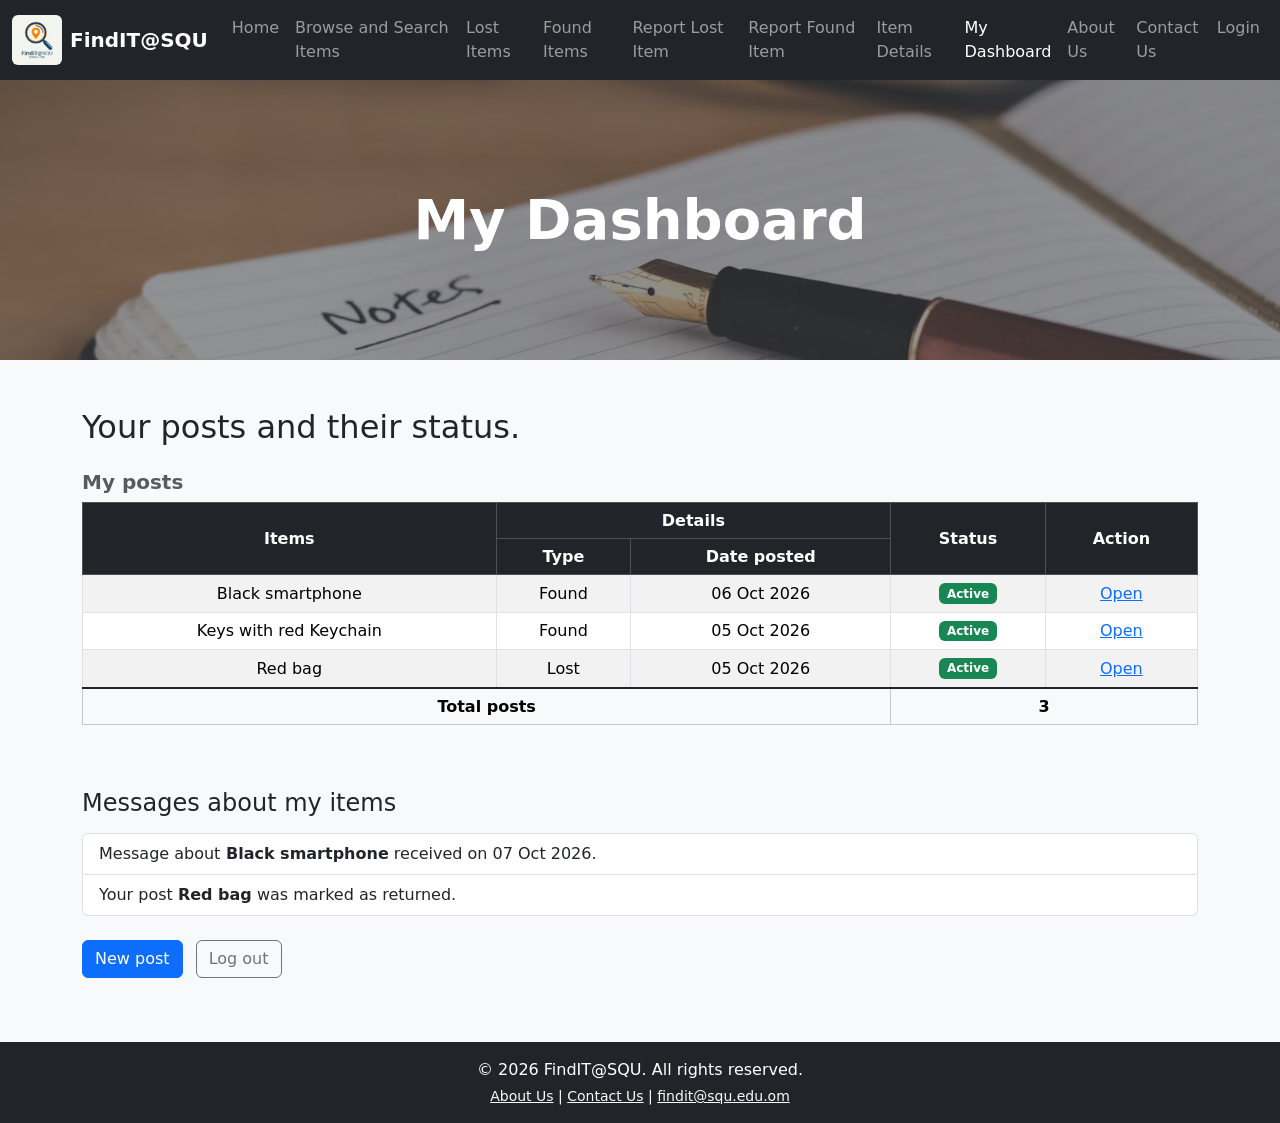
<file: dashboard.html>
<html>

<head>
   
        <meta charset="UTF-8">
    <meta name="viewport" content="width=device-width, initial-scale=1.0">
    <title>Dashboard | FindIt@SQU</title>
    <!-- <link rel="stylesheet" href="css/style.css"> -->
    <!--  -->
    <link href="https://cdn.jsdelivr.net/npm/bootstrap@5.3.3/dist/css/bootstrap.min.css" rel="stylesheet">


</head>

<body class="d-flex flex-column min-vh-100 bg-body-tertiary">
    <!--Nav -> Logo and Navigation-->
    <nav class="navbar navbar-expand-lg bg-dark sticky-top" data-bs-theme="dark">
        <div class="container-fluid">
            <a class="navbar-brand d-flex align-items-center gap-2 fw-bold" href="index.html">
                <img src="images/logo.png" alt="FindIT@SQU Logo" width="50" height="50" class="rounded">
                <span>FindIT@SQU</span>
            </a>
            <button class="navbar-toggler" type="button" data-bs-toggle="collapse" data-bs-target="#mainMenu"
                aria-controls="mainMenu" aria-expanded="false" aria-label="Toggle navigation">
                <span class="navbar-toggler-icon"></span>
            </button>
            <div class="collapse navbar-collapse" id="mainMenu">
                <ul class="navbar-nav ms-auto mb-2 mb-xl-0">
                    <li class="nav-item"><a href="index.html" class="nav-link " aria-current="page">Home</a></li>
                    <li class="nav-item"><a href="brows.html" class="nav-link">Browse and Search Items</a></li>
                    <li class="nav-item"><a href="lost.html" class="nav-link">Lost Items</a></li>
                    <li class="nav-item"><a href="found.html" class="nav-link">Found Items</a></li>
                    <li class="nav-item"><a href="Rprt-lost.html" class="nav-link">Report Lost Item</a></li>
                    <li class="nav-item"><a href="Report-found.html" class="nav-link">Report Found Item</a></li>
                    <li class="nav-item"><a href="item-details.html" class="nav-link">Item Details</a></li>
                    <li class="nav-item"><a href="dashboard.html" class="nav-link active">My Dashboard</a></li>
                    <li class="nav-item"><a href="about.html" class="nav-link">About Us</a></li>
                    <li class="nav-item"><a href="contact.html" class="nav-link">Contact Us</a></li>
                    <li class="nav-item"><a href="login.html" class="nav-link">Login</a></li>
                </ul>
            </div>
        </div>
    </nav>

     <header class="position-relative text-center text-white">
        <img src="images/welcome.png" alt="Welcome" class="w-100 object-fit-cover" height="280">
        <div class="position-absolute top-0 start-0 w-100 h-100 bg-dark bg-opacity-50"></div>
        <div class="position-absolute top-50 start-50 translate-middle w-100 px-3">
            <h1 class="display-4 fw-bold mb-0">My Dashboard</h1>
        </div>
    </header>
    <main class="flex-grow-1 py-5">
        <div class="container">
            <h2 class="mb-3">Your posts and their status.</h2>
            <div class="table-responsive">
                <table class="table table-bordered table-striped align-middle text-center bg-white">
                    <caption class="caption-top fw-bold fs-5 text-start">
                        My posts
                    </caption>
                    <thead class="table-dark">
                        <tr>
                            <th rowspan="2" class="align-middle">Items</th>
                            <th colspan="2">Details</th>
                            <th rowspan="2" class="align-middle">Status</th>
                            <th rowspan="2" class="align-middle">Action</th>
                        </tr>
                        <tr>
                            <th>Type</th>
                            <th>Date posted</th>
                        </tr>
                    </thead>
                    <tbody>
                        <tr>
                            <td>Black smartphone</td>
                            <td>Found</td>
                            <td>06 Oct 2026</td>
                            <td><span class="badge text-bg-success">Active</span></td>
                            <td><a href="item-details.html">Open</a></td>
                        </tr>
                        <tr>
                            <td>Keys with red Keychain</td>
                            <td>Found</td>
                            <td>05 Oct 2026</td>
                            <td><span class="badge text-bg-success">Active</span></td>
                            <td><a href="found.html">Open</a></td>
                        </tr>

                        <tr>
                            <td>Red bag</td>
                            <td>Lost</td>
                            <td>05 Oct 2026</td>
                            <td><span class="badge text-bg-success">Active</span></td>
                            <td><a href="lost.html">Open</a></td>
                        </tr>
                    </tbody>
                    <tfoot class="table-group-divider">
                        <tr class="table-light fw-bold">
                            <td colspan="3">Total posts</td>
                            <td colspan="2">3</td>
                        </tr>
                    </tfoot>
                </table>
            </div>
            <h2 class="mb-3 mt-5 h4">Messages about my items</h2>
            <ul class="list-group mb-4">
                <li class="list-group-item">Message about<strong> Black smartphone</strong> received on 07 Oct 2026.</li>
                <li class="list-group-item">Your post <strong>Red bag</strong> was marked as returned.</li>
            </ul>
            <a class="btn btn-primary me-2" href="report-found.html" >New post</a> <a class="btn btn-outline-secondary" href="login.html">Log out</a></p>

    </main>
    <footer class="bg-dark text-white text-center py-3 mt-auto">
        <div class="container">
            <p class="mb-1">&copy; 2026 FindIT@SQU. All rights reserved.</p>
            <p class="mb-0 small"><a href="about.html" class="link-light">About Us</a> |
                <a href="contact.html" class="link-light">Contact Us</a> |
                <a href="mailto:infofindit@squ.edu" class="link-light">findit@squ.edu.om</a>
            </p>
        </div>
    </footer>
    <script src="https://cdn.jsdelivr.net/npm/bootstrap@5.3.3/dist/js/bootstrap.bundle.min.js"></script>
   <script src="js/validation.js"></script>
   <script src="js/dashboard.js"></script>
</body>


</html>
</file>
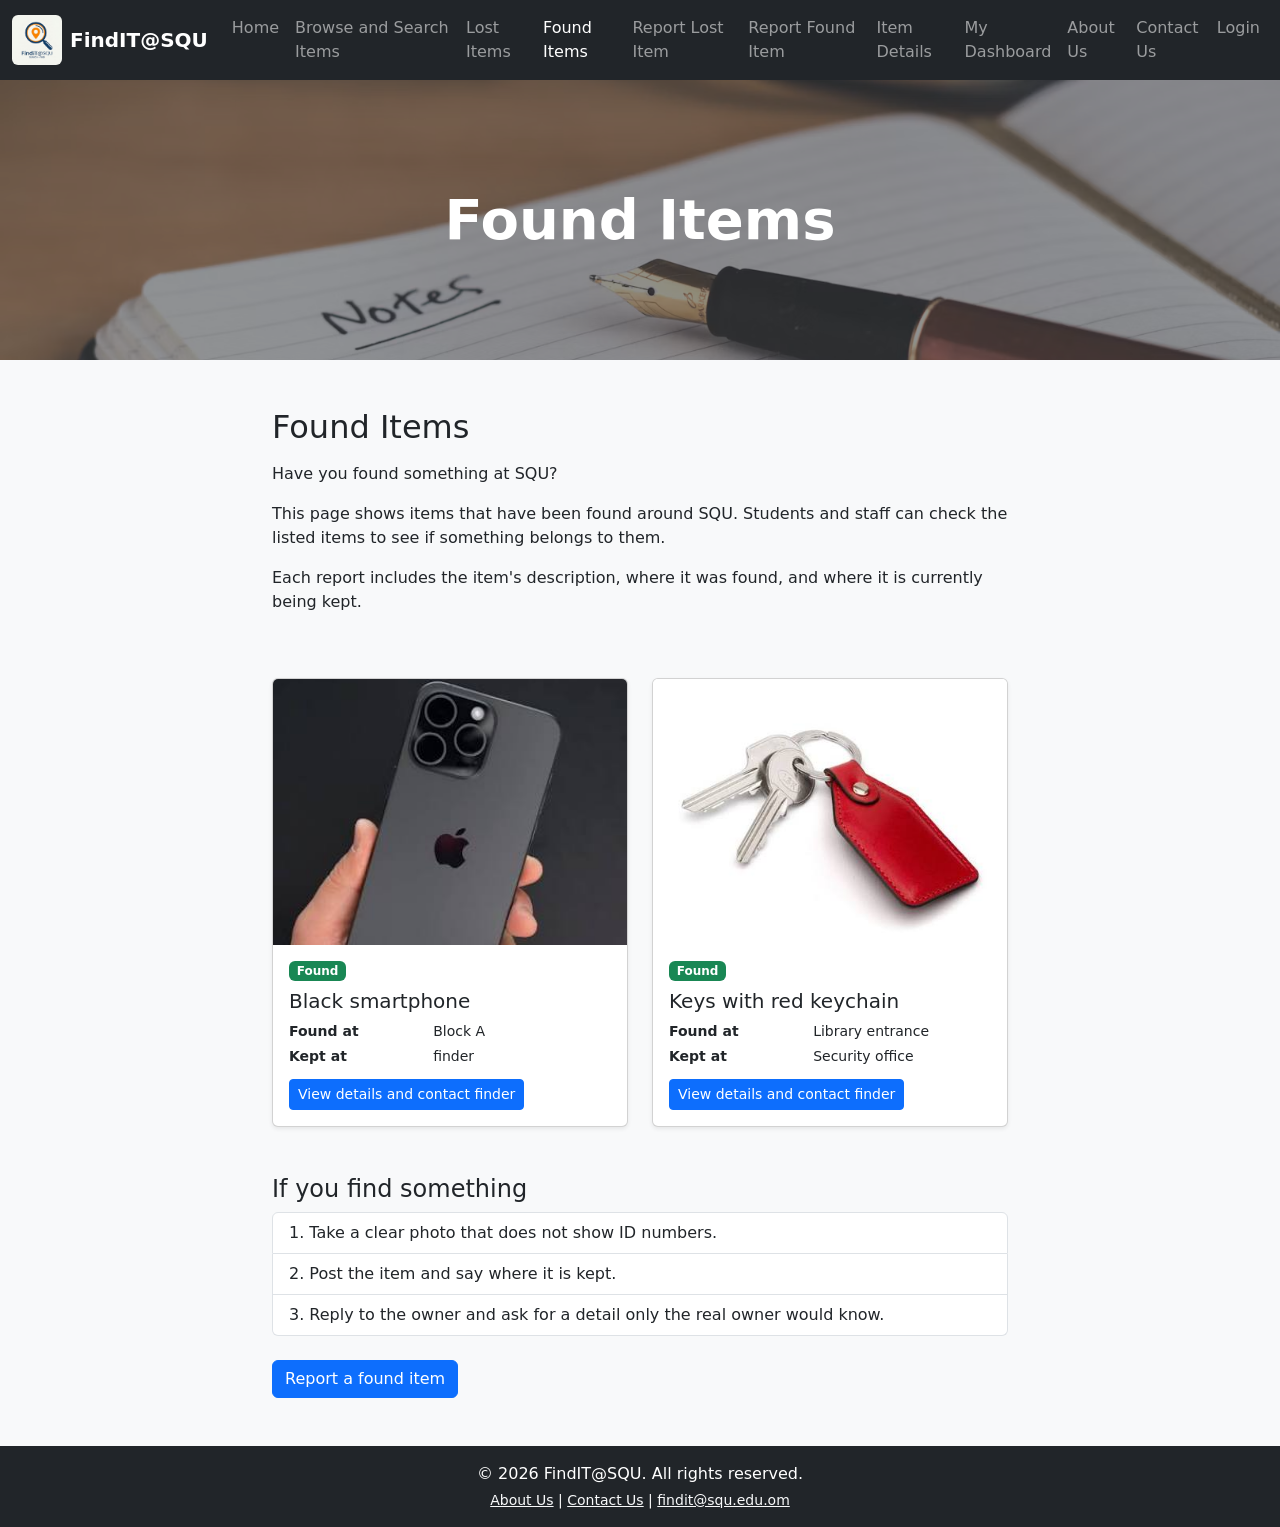
<file: found.html>
<html>

<head>
    <meta charset="UTF-8">
    <meta name="viewport" content="width=device-width, initial-scale=1.0">
    <title>Found item | FindIt@SQU</title>
    <!-- <link rel="stylesheet" href="css/style.css"> -->
    <!--  -->
    <link href="https://cdn.jsdelivr.net/npm/bootstrap@5.3.3/dist/css/bootstrap.min.css" rel="stylesheet">


</head>

<body class="d-flex flex-column min-vh-100 bg-body-tertiary">
    <!--Nav -> Logo and Navigation-->
    <nav class="navbar navbar-expand-lg bg-dark sticky-top" data-bs-theme="dark">
        <div class="container-fluid">
            <a class="navbar-brand d-flex align-items-center gap-2 fw-bold" href="index.html">
                <img src="images/logo.png" alt="FindIT@SQU Logo" width="50" height="50" class="rounded">
                <span>FindIT@SQU</span>
            </a>
            <button class="navbar-toggler" type="button" data-bs-toggle="collapse" data-bs-target="#mainMenu"
                aria-controls="mainMenu" aria-expanded="false" aria-label="Toggle navigation">
                <span class="navbar-toggler-icon"></span>
            </button>
            <div class="collapse navbar-collapse" id="mainMenu">
                <ul class="navbar-nav ms-auto mb-2 mb-xl-0">
                    <li class="nav-item"><a href="index.html" class="nav-link " aria-current="page">Home</a></li>
                    <li class="nav-item"><a href="brows.html" class="nav-link">Browse and Search Items</a></li>
                    <li class="nav-item"><a href="lost.html" class="nav-link">Lost Items</a></li>
                    <li class="nav-item"><a href="found.html" class="nav-link active">Found Items</a></li>
                    <li class="nav-item"><a href="Rprt-lost.html" class="nav-link">Report Lost Item</a></li>
                    <li class="nav-item"><a href="Report-found.html" class="nav-link">Report Found Item</a></li>
                    <li class="nav-item"><a href="item-details.html" class="nav-link">Item Details</a></li>
                    <li class="nav-item"><a href="dashboard.html" class="nav-link">My Dashboard</a></li>
                    <li class="nav-item"><a href="about.html" class="nav-link">About Us</a></li>
                    <li class="nav-item"><a href="contact.html" class="nav-link">Contact Us</a></li>
                    <li class="nav-item"><a href="login.html" class="nav-link">Login</a></li>
                </ul>
            </div>
        </div>
    </nav>

    <header class="position-relative text-center text-white">
        <img src="images/welcome.png" alt="Welcome" class="w-100 object-fit-cover" height="280">
        <div class="position-absolute top-0 start-0 w-100 h-100 bg-dark bg-opacity-50"></div>
        <div class="position-absolute top-50 start-50 translate-middle w-100 px-3">
            <h1 class="display-4 fw-bold mb-0">Found Items</h1>
        </div>
    </header>
    <main class="flex-grow-1 py-5  ">
        <div class="container  ">
            <div class="row g-4 mb-5  justify-content-center">
                <div class="col-lg-8">
            <h2 class="mb-3">
                Found Items</h2>
            <p class="mb-3">Have you found something at SQU?</p>
            <p class="mb-3">This page shows items that have been found around SQU. Students and staff can check the
                listed items to see if something belongs to them.
            </p>
            <p class="mb-3">Each report includes the item's description, where it was found, and where it is currently
                being kept.
            </p>
            </div>
            </div>
            <div class="row g-4 mb-5  justify-content-center">
                <div class="col-sm-6 col-lg-4">
                    <article class="card h-100 shadow-sm">
                        <div class="ratio ratio-4x3"><img src="images/phone.png" alt="red handbag"
                                class="card-img-top object-fit-cover"></div>
                        <div class="card-body"><span class="badge text-bg-success">Found</span>
                            <h3 class="h5 mt-2">Black smartphone</h3>
                            <dl class="row small mb-0">
                                <dt class="col-5">Found at</dt>
                                <dd class="col-7 mb-1">Block A</dd>
                                <dt class="col-5">Kept at</dt>
                                <dd class="col-7 mb-1">finder</dd>
                            </dl>
                            <a href="item-details.html" class="btn btn-sm btn-primary mt-2">View details and contact
                                finder</a>
                        </div>
                    </article>
                </div>
                <div class="col-sm-6 col-lg-4">
                    <article class="card h-100 shadow-sm">
                        <div class="ratio ratio-4x3"><img src="images/Key.jpg" alt="Keys with a red keychain"
                                class="card-img-top object-fit-cover"></div>
                        <div class="card-body"><span class="badge text-bg-success">Found</span>
                            <h3 class="h5 mt-2">Keys with red keychain</h3>
                            <dl class="row small mb-0">
                                <dt class="col-5">Found at</dt>
                                <dd class="col-7 mb-1">Library entrance</dd>
                                <dt class="col-5">Kept at</dt>
                                <dd class="col-7 mb-1">Security office</dd>
                            </dl>
                            <a href="item-details.html" class="btn btn-sm btn-primary mt-2">View details and contact
                                finder</a>
                        </div>
                    </article>
                </div>
            </div>
            <div class="row  justify-content-center">
                <div class="col-lg-8">
                    <h2 class="h4">If you find something</h2>
                    <ol class="list-group list-group-numbered mb-4">
                        <li class="list-group-item">Take a clear photo that does not show ID numbers.</li>
                        <li class="list-group-item">Post the item and say where it is kept.</li>
                        <li class="list-group-item">Reply to the owner and ask for a detail only the real owner would
                            know.</li>
                    </ol>
                    <a class="btn btn-primary" href="report-found.html">Report a found item</a>
                </div>
            </div>
        </div>
    </main>

    <footer class="bg-dark text-white text-center py-3 mt-auto">
        <div class="container">
            <p class="mb-1">&copy; 2026 FindIT@SQU. All rights reserved.</p>
            <p class="mb-0 small"><a href="about.html" class="link-light">About Us</a> |
                <a href="contact.html" class="link-light">Contact Us</a> |
                <a href="mailto:infofindit@squ.edu" class="link-light">findit@squ.edu.om</a>
            </p>
        </div>
    </footer>
    <script src="https://cdn.jsdelivr.net/npm/bootstrap@5.3.3/dist/js/bootstrap.bundle.min.js"></script>
    <script src="js/validation.js"></script>

</body>

</html>
</file>
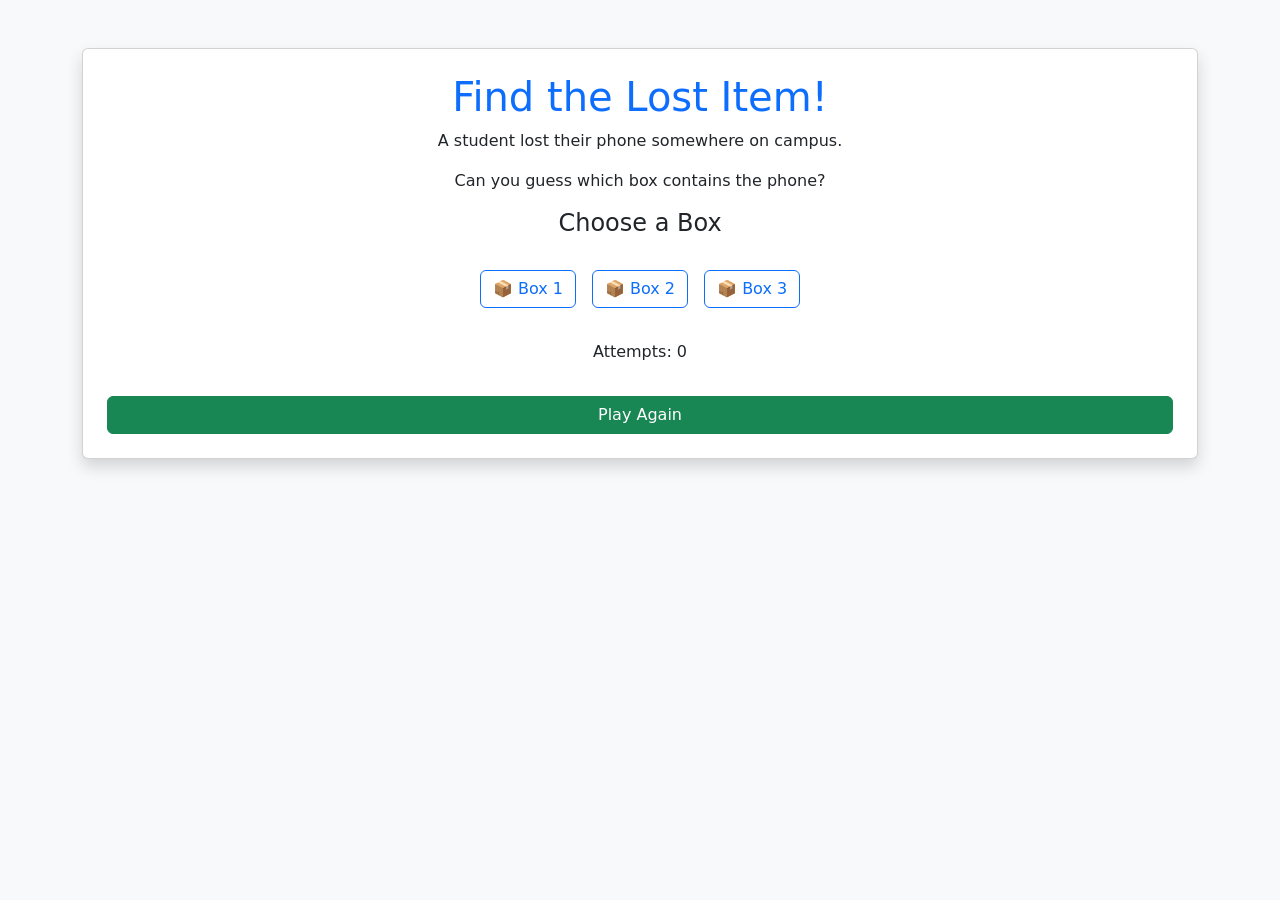
<file: funpage.html>
<!DOCTYPE html>
<html lang="en">
<head>
    <meta charset="UTF-8">
    <meta name="viewport" content="width=device-width, initial-scale=1">
    <title>FindIt-SQU Fun Game</title>

    <link href="https://cdn.jsdelivr.net/npm/bootstrap@5.3.3/dist/css/bootstrap.min.css" rel="stylesheet">
</head>

<body class="bg-light">

    <div class="container mt-5 text-center">

        <div class="card shadow p-4">

            <h1 class="text-primary">Find the Lost Item!</h1>

            <p>A student lost their phone somewhere on campus.</p>
            <p>Can you guess which box contains the phone?</p>

            <h4>Choose a Box</h4>

            <div class="d-flex justify-content-center gap-3 my-4">
                <button class="btn btn-outline-primary"
                        onclick="checkBox(1)">
                    📦 Box 1
                </button>

                <button class="btn btn-outline-primary"
                        onclick="checkBox(2)">
                    📦 Box 2
                </button>

                <button class="btn btn-outline-primary"
                        onclick="checkBox(3)">
                    📦 Box 3
                </button>
            </div>

            <h4 id="message"></h4>

            <p id="attempts">Attempts: 0</p>

            <button class="btn btn-success mt-3"
                    onclick="resetGame()">
                Play Again
            </button>

        </div>

    </div>

    <script src="js/fun.js"></script>

</body>
</html>
</file>
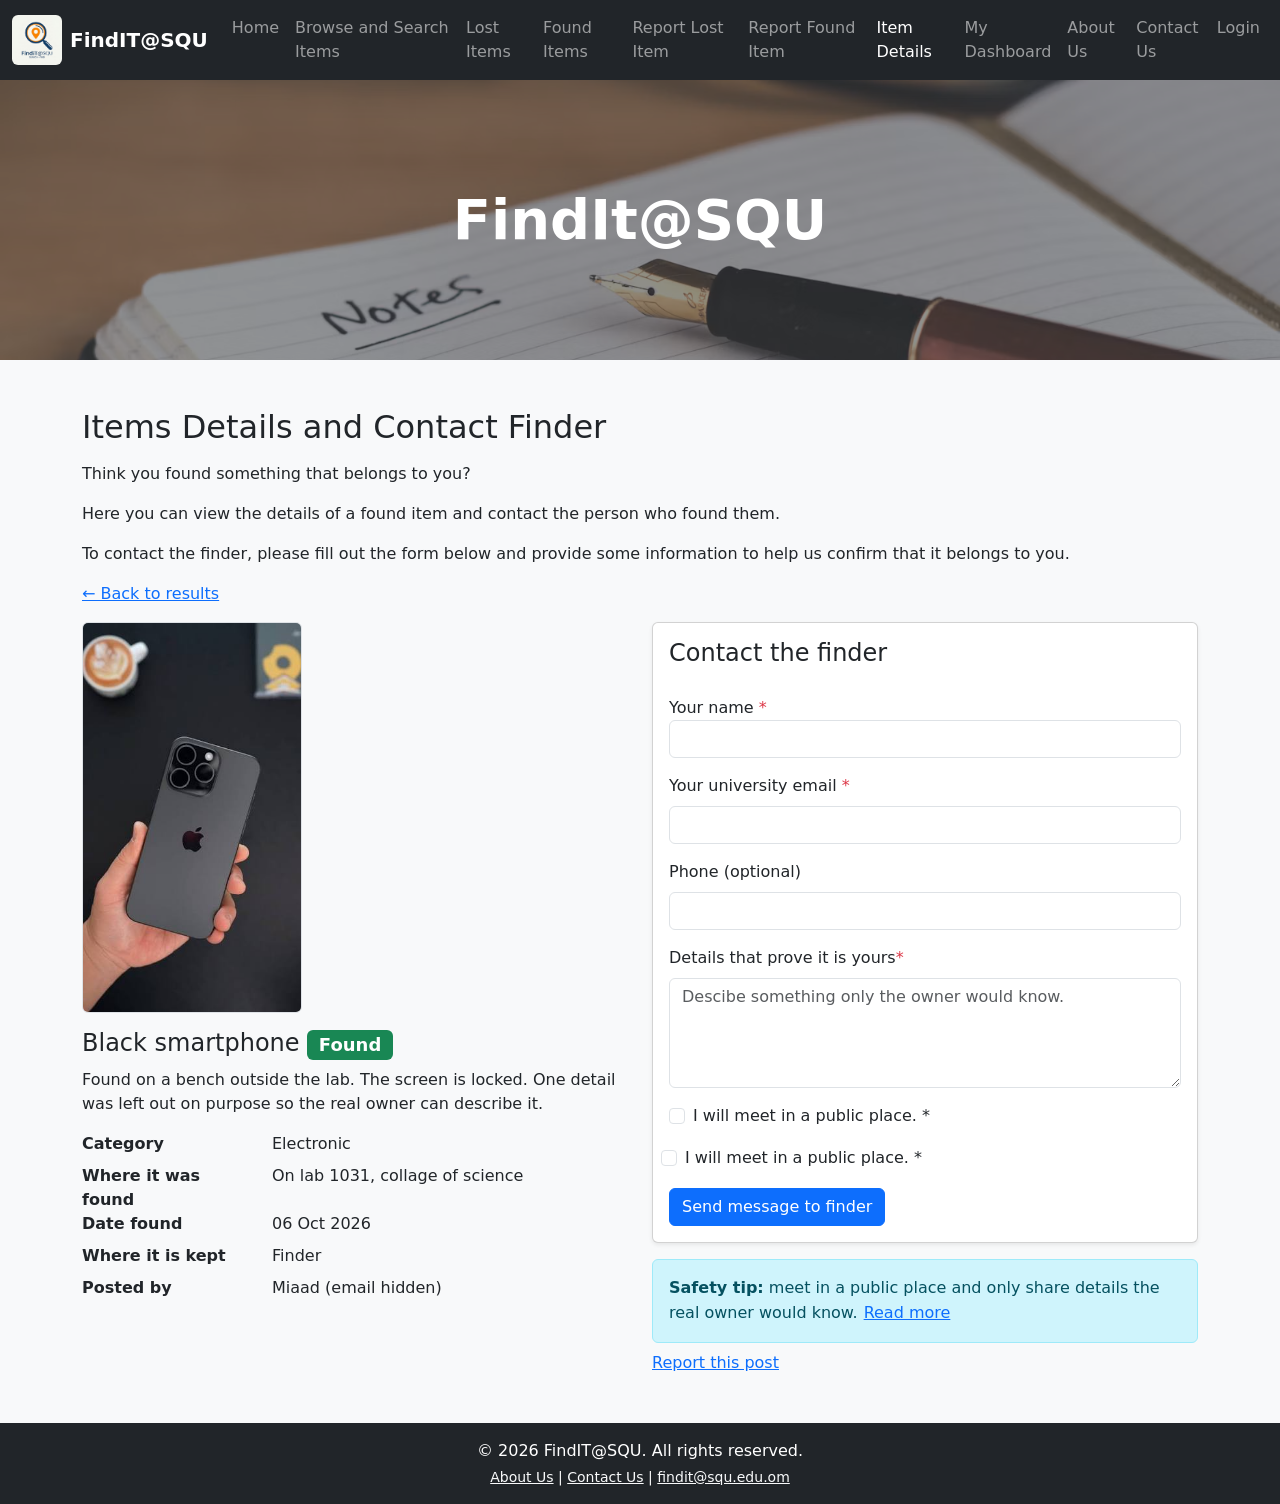
<file: item-details.html>
<html>

<head>
    <meta charset="UTF-8">
    <meta name="viewport" content="width=device-width, initial-scale=1.0">
    <title>Item-details | FindIt@SQU</title>
    <!-- <link rel="stylesheet" href="css/style.css"> -->
    <!--  -->
    <link href="https://cdn.jsdelivr.net/npm/bootstrap@5.3.3/dist/css/bootstrap.min.css" rel="stylesheet">


</head>

<body class="d-flex flex-column min-vh-100 bg-body-tertiary">
    <!--Nav -> Logo and Navigation-->
    <nav class="navbar navbar-expand-lg bg-dark sticky-top" data-bs-theme="dark">
        <div class="container-fluid">
            <a class="navbar-brand d-flex align-items-center gap-2 fw-bold" href="index.html">
                <img src="images/logo.png" alt="FindIT@SQU Logo" width="50" height="50" class="rounded">
                <span>FindIT@SQU</span>
            </a>
            <button class="navbar-toggler" type="button" data-bs-toggle="collapse" data-bs-target="#mainMenu"
                aria-controls="mainMenu" aria-expanded="false" aria-label="Toggle navigation">
                <span class="navbar-toggler-icon"></span>
            </button>
            <div class="collapse navbar-collapse" id="mainMenu">
                <ul class="navbar-nav ms-auto mb-2 mb-xl-0">
                    <li class="nav-item"><a href="index.html" class="nav-link " aria-current="page">Home</a></li>
                    <li class="nav-item"><a href="brows.html" class="nav-link">Browse and Search Items</a></li>
                    <li class="nav-item"><a href="lost.html" class="nav-link">Lost Items</a></li>
                    <li class="nav-item"><a href="found.html" class="nav-link">Found Items</a></li>
                    <li class="nav-item"><a href="Rprt-lost.html" class="nav-link">Report Lost Item</a></li>
                    <li class="nav-item"><a href="Report-found.html" class="nav-link">Report Found Item</a></li>
                    <li class="nav-item"><a href="item-details.html" class="nav-link active">Item Details</a></li>
                    <li class="nav-item"><a href="dashboard.html" class="nav-link">My Dashboard</a></li>
                    <li class="nav-item"><a href="about.html" class="nav-link">About Us</a></li>
                    <li class="nav-item"><a href="contact.html" class="nav-link">Contact Us</a></li>
                    <li class="nav-item"><a href="login.html" class="nav-link">Login</a></li>
                </ul>
            </div>
        </div>
    </nav>

    <header class="position-relative text-center text-white">
        <img src="images/welcome.png" alt="Welcome" class="w-100 object-fit-cover" height="280">
        <div class="position-absolute top-0 start-0 w-100 h-100 bg-dark bg-opacity-50"></div>
        <div class="position-absolute top-50 start-50 translate-middle w-100 px-3">
            <h1 class="display-4 fw-bold mb-0">FindIt@SQU</h1>
        </div>
    </header>
    <main class="flex-grow-1 py-5">
        <div class="container">
            <h2 class="mb-3">Items Details and Contact Finder</h2>
            <p class="mb-3">Think you found something that belongs to you?</p>
            <p class="mb-3">Here you can view the details of a found item and contact the person who found them.
            </p>
            <p class="mb-3">To contact the finder, please fill out the form below and provide some information
                to help us confirm that it belongs to you.</p>
            <p><a href="brows.html">&larr; Back to results</a></p>
            <div class="row g-4">

                <div class="col-lg-6">
                    <img class="img-fluid rounded border mb-3" src="images/phone.png" alt="Black smartphone"
                        width="220">
                    <h3 class="h4">Black smartphone <span class="badge text-bg-success">Found</span></h3>
                    <p class="mb-3">Found on a bench outside the lab. The screen is locked. One detail was left out on
                        purpose so the
                        real owner can describe it.</p>
                    <dl class="row">
                        <dt class="col-sm-4">Category</dt>
                        <dd class="col-sm-8">Electronic</dd>
                        <dt class="col-sm-4">Where it was found</dt>
                        <dd class="col-sm-8">On lab 1031, collage of science</dd>
                        <dt class="col-sm-4">Date found</dt>
                        <dd class="col-sm-8">06 Oct 2026</dd>
                        <dt class="col-sm-4">Where it is kept</dt>
                        <dd class="col-sm-8">Finder</dd>
                        <dt class="col-sm-4">Posted by</dt>
                        <dd class="col-sm-8">Miaad (email hidden)</dd>
                    </dl>
                </div>
                <div class="col-lg-6">
                    <form class="needs-validation card card-body shadow-sm" action="https://httpbin.org/get"
                        method="get" novalidate>
                        <h2 class="h4">Contact the finder</h2>
                        <div class="row g-3 mt-1">
                            <input type="hidden" name="item-id" value="1001">
                            <div class="col-12"><label for="oname">Your name <span
                                        class="text-danger">*</span></label><input type="text" id="oname"
                                    name="owner-name" class="form-control" required>
                                <div class="invalid-feedback">Please enter your name.</div>
                            </div>
                            <div class="col-12">
                                <label for="oemail" class="form-label">Your university email <span
                                        class="text-danger">*</span></label>
                                <input type="email" id="oemail" name="owner-email" class="form-control" required>
                                <div class="invalid-feedback">Please enter your email.</div>
                            </div>
                            <div class="col-12"><label for="ophone" class="form-label">Phone (optional)</label><input
                                    type="tel" id="ophone" name="owner-phone" class="form-control" pattern="[0-9]{8}">
                                <div class="invalid-feedback">Please enter a valid phone number.</div>
                            </div>
                            <div class="col-12">
                                <label for="msg" class="form-label">Details that prove it is yours<span
                                        class="text-danger">*</span></label>
                                <textarea id="msg" name="message" class="form-control" required
                                    placeholder="Descibe something only the owner would know." rows="4"></textarea>
                                <div class="invalid-feedback">Please provide details that prove it is yours.</div>
                            </div>
                            <div class="col-12">
                                <div class="form-check"><input type="checkbox" id="meet" class="form-check-input"
                                        name="agree_public_meeting" value="yes" required><label
                                        class="form-check-label" for="meet">I will meet in a public place. *</label>
                                    <div class="invalid-feedback">You must tick this box to continue.</div>
                                </div>
                            </div>
                            <div class="form-check">
                                <input type="checkbox" id="meet" class="form-check-input" name="agree_public_meeting"
                                    value="yes" required>
                                <label class="form-check-label" for="meet">I will meet in a public place. *</label>
                                <div class="invalid-feedback">You must tick this box to continue.</div>
                            </div>

                            <div class="col-12 d-flex flex-wrap gap-2"><button type="submit"
                                    class="btn btn-primary">Send message to finder</button></div>
                        </div>
                    </form>
                    <div class="alert alert-info mt-3 mb-2"><strong>Safety tip:</strong> meet in a public place and only
                        share details the real owner would know. <button type="button" class="btn btn-link p-0 align-baseline"
                            data-bs-toggle="modal" data-bs-target="#safetyModal">Read more</button></div><a
                        href="contact.html">Report this post</a>
                </div>
            </div>
        </div>
        <!-- Safety Modal -->
        <div class="modal fade" id="safetyModal" tabindex="-1" aria-labelledby="safetyTitle" aria-hidden="true">
            <div class="modal-dialog">
                <div class="modal-content">
                    <div class="modal-header">
                        <h2 class="modal-title fs-5" id="safetyTitle">Safety tips</h2>
                        <button type="button" class="btn-close" data-bs-dismiss="modal" aria-label="Close"></button>
                    </div>
                    <div class="modal-body">
                        <ul class="mb-0">
                            <li>Meet in a public place.</li>
                            <li>Only share details that the real owner would know.</li>
                            <li>Never post or send ID numbers or card details.</li>
                        </ul>
                    </div>
                    <div class="modal-footer"><button type="button" class="btn btn-primary" data-bs-dismiss="modal">Got it</button></div>
                </div>
            </div>
        </div>
    </main>
    <footer class="bg-dark text-white text-center py-3 mt-auto">
        <div class="container">
            <p class="mb-1">&copy; 2026 FindIT@SQU. All rights reserved.</p>
            <p class="mb-0 small"><a href="about.html" class="link-light">About Us</a> |
                <a href="contact.html" class="link-light">Contact Us</a> |
                <a href="mailto:infofindit@squ.edu" class="link-light">findit@squ.edu.om</a>
            </p>
        </div>
    </footer>
    <script src="https://cdn.jsdelivr.net/npm/bootstrap@5.3.3/dist/js/bootstrap.bundle.min.js"></script>
    <script src="js/validation.js"></script>
</body>

</html>
</file>
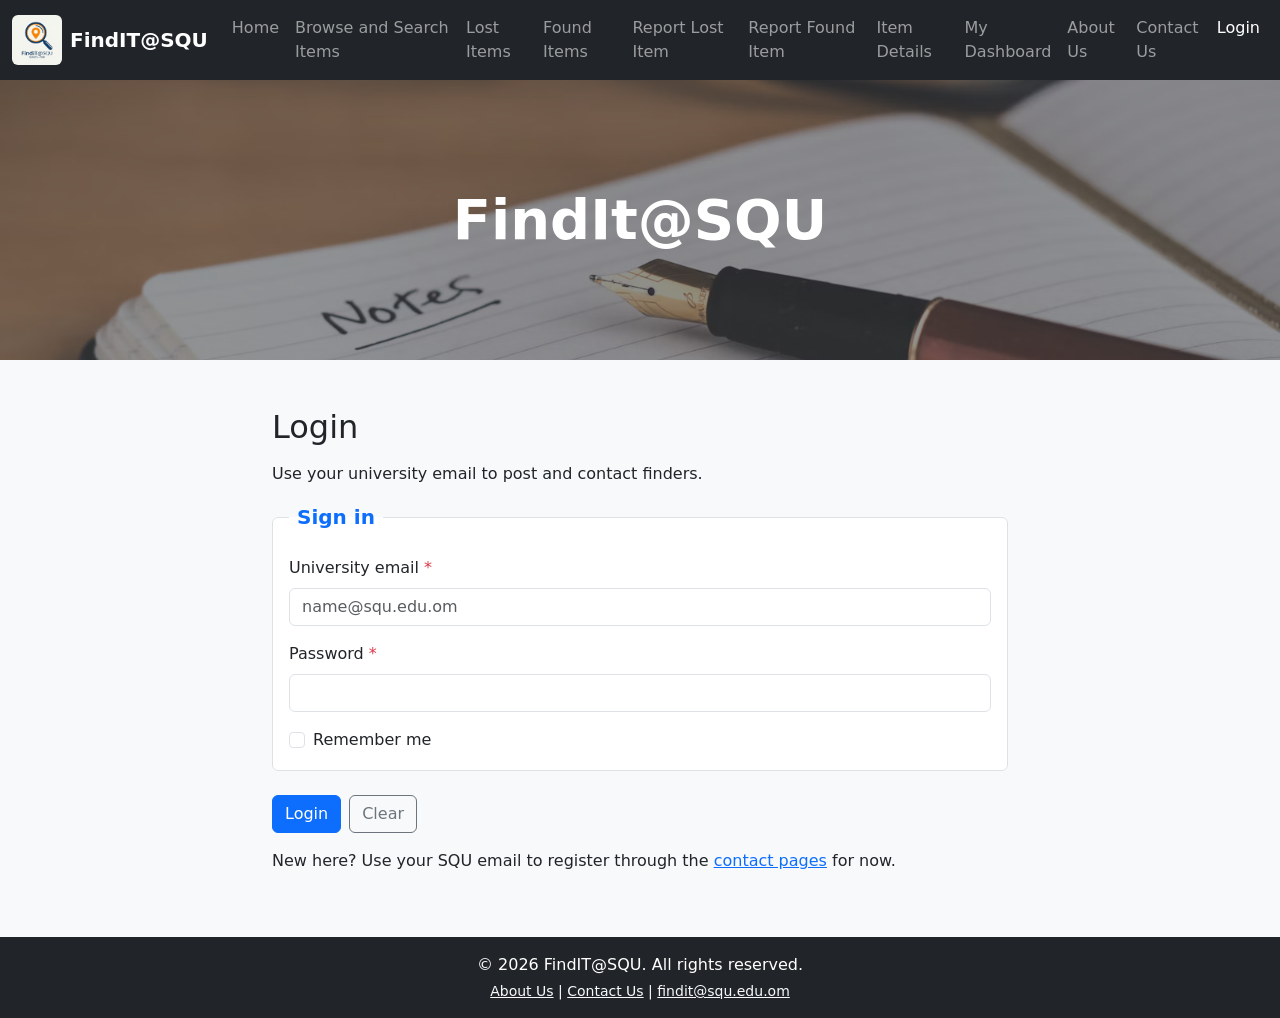
<file: login.html>
<html>

<head>
    <meta charset="UTF-8">
    <meta name="viewport" content="width=device-width, initial-scale=1.0">
    <title>login | FindIt@SQU</title>
    <!-- <link rel="stylesheet" href="css/style.css"> -->
    <!--  -->
    <link href="https://cdn.jsdelivr.net/npm/bootstrap@5.3.3/dist/css/bootstrap.min.css" rel="stylesheet">


</head>

<body class="d-flex flex-column min-vh-100 bg-body-tertiary">
    <!--Nav -> Logo and Navigation-->
    <nav class="navbar navbar-expand-lg bg-dark sticky-top" data-bs-theme="dark">
        <div class="container-fluid">
            <a class="navbar-brand d-flex align-items-center gap-2 fw-bold" href="index.html">
                <img src="images/logo.png" alt="FindIT@SQU Logo" width="50" height="50" class="rounded">
                <span>FindIT@SQU</span>
            </a>
            <button class="navbar-toggler" type="button" data-bs-toggle="collapse" data-bs-target="#mainMenu"
                aria-controls="mainMenu" aria-expanded="false" aria-label="Toggle navigation">
                <span class="navbar-toggler-icon"></span>
            </button>
            <div class="collapse navbar-collapse" id="mainMenu">
                <ul class="navbar-nav ms-auto mb-2 mb-xl-0">
                    <li class="nav-item"><a href="index.html" class="nav-link " aria-current="page">Home</a></li>
                    <li class="nav-item"><a href="brows.html" class="nav-link">Browse and Search Items</a></li>
                    <li class="nav-item"><a href="lost.html" class="nav-link">Lost Items</a></li>
                    <li class="nav-item"><a href="found.html" class="nav-link">Found Items</a></li>
                    <li class="nav-item"><a href="Rprt-lost.html" class="nav-link">Report Lost Item</a></li>
                    <li class="nav-item"><a href="Report-found.html" class="nav-link">Report Found Item</a></li>
                    <li class="nav-item"><a href="item-details.html" class="nav-link">Item Details</a></li>
                    <li class="nav-item"><a href="dashboard.html" class="nav-link">My Dashboard</a></li>
                    <li class="nav-item"><a href="about.html" class="nav-link">About Us</a></li>
                    <li class="nav-item"><a href="contact.html" class="nav-link">Contact Us</a></li>
                    <li class="nav-item"><a href="login.html" class="nav-link active">Login</a></li>
                </ul>
            </div>
        </div>
    </nav>

    <header class="position-relative text-center text-white">
        <img src="images/welcome.png" alt="Welcome" class="w-100 object-fit-cover" height="280">
        <div class="position-absolute top-0 start-0 w-100 h-100 bg-dark bg-opacity-50"></div>
        <div class="position-absolute top-50 start-50 translate-middle w-100 px-3">
            <h1 class="display-4 fw-bold mb-0">FindIt@SQU</h1>
        </div>
    </header>
    <main class="flex-grow-1 py-5">
        <div class="container">
            <div class="row justify-content-center">
                <div class="col-lg-8">
                    <h2 class="mb-3">Login</h2>
                    <p class="mb-3">Use your university email to post and contact finders.</p>
                    <form class="needs-validation" action="https://httpbin.org/get" method="get" novalidate>
                        <fieldset class="border rounded p-3 mb-4 bg-white">
                            <legend class="fs-5 fw-semibold text-primary float-none w-auto px-2">
                                Sign in
                            </legend>
                            <div class="row g-3">
                                <div class="col-12">
                                    <label for="em" class="form-label">University email <span
                                            class="text-danger">*</span></label>
                                    <input type="email" class="form-control" id="em" name="email"
                                        placeholder="name@squ.edu.om" required>
                                    <div class="invalid-feedback">Please enter your university email.</div>
                                </div>
                                <div class="col-12">
                                    <label for="pw" class="form-label">Password <span
                                            class="text-danger">*</span></label>
                                    <input type="password" class="form-control" id="pw" name="password" required>
                                    <div class="invalid-feedback">Please enter your password.</div>
                                </div>
                                <div class="col-12">
                                    <div class="form-check">
                                        <input type="checkbox" id="rem" name="remember" value="yes"
                                            class="form-check-input">
                                        <label class="form-check-label" for="rem">Remember me</label>
                                        <div class="invalid-feedback">You must tick this box to continue.</div>
                                    </div>
                                </div>
                            </div>
                        </fieldset>
                        <div class="row g-3">
                            <div class="col-12 d-flex flex-wrap gap-2"><button type="submit" class="btn btn-primary"
                                    >Login</button><button type="reset"
                                    class="btn btn-outline-secondary">Clear</button></div>
                        </div>
                        <p class="mt-3">New here? Use your SQU email to register through the <a
                                href="contact.html">contact pages</a> for now.</p>
                    </form>
                </div>
            </div>
        </div>
    </main>
    <footer class="bg-dark text-white text-center py-3 mt-auto">
        <div class="container">
            <p class="mb-1">&copy; 2026 FindIT@SQU. All rights reserved.</p>
            <p class="mb-0 small"><a href="about.html" class="link-light">About Us</a> |
                <a href="contact.html" class="link-light">Contact Us</a> |
                <a href="mailto:infofindit@squ.edu" class="link-light">findit@squ.edu.om</a>
            </p>
        </div>
    </footer>
    <script src="https://cdn.jsdelivr.net/npm/bootstrap@5.3.3/dist/js/bootstrap.bundle.min.js"></script>
    <script src="js/validation.js"></script>

</body>

</html>
</file>
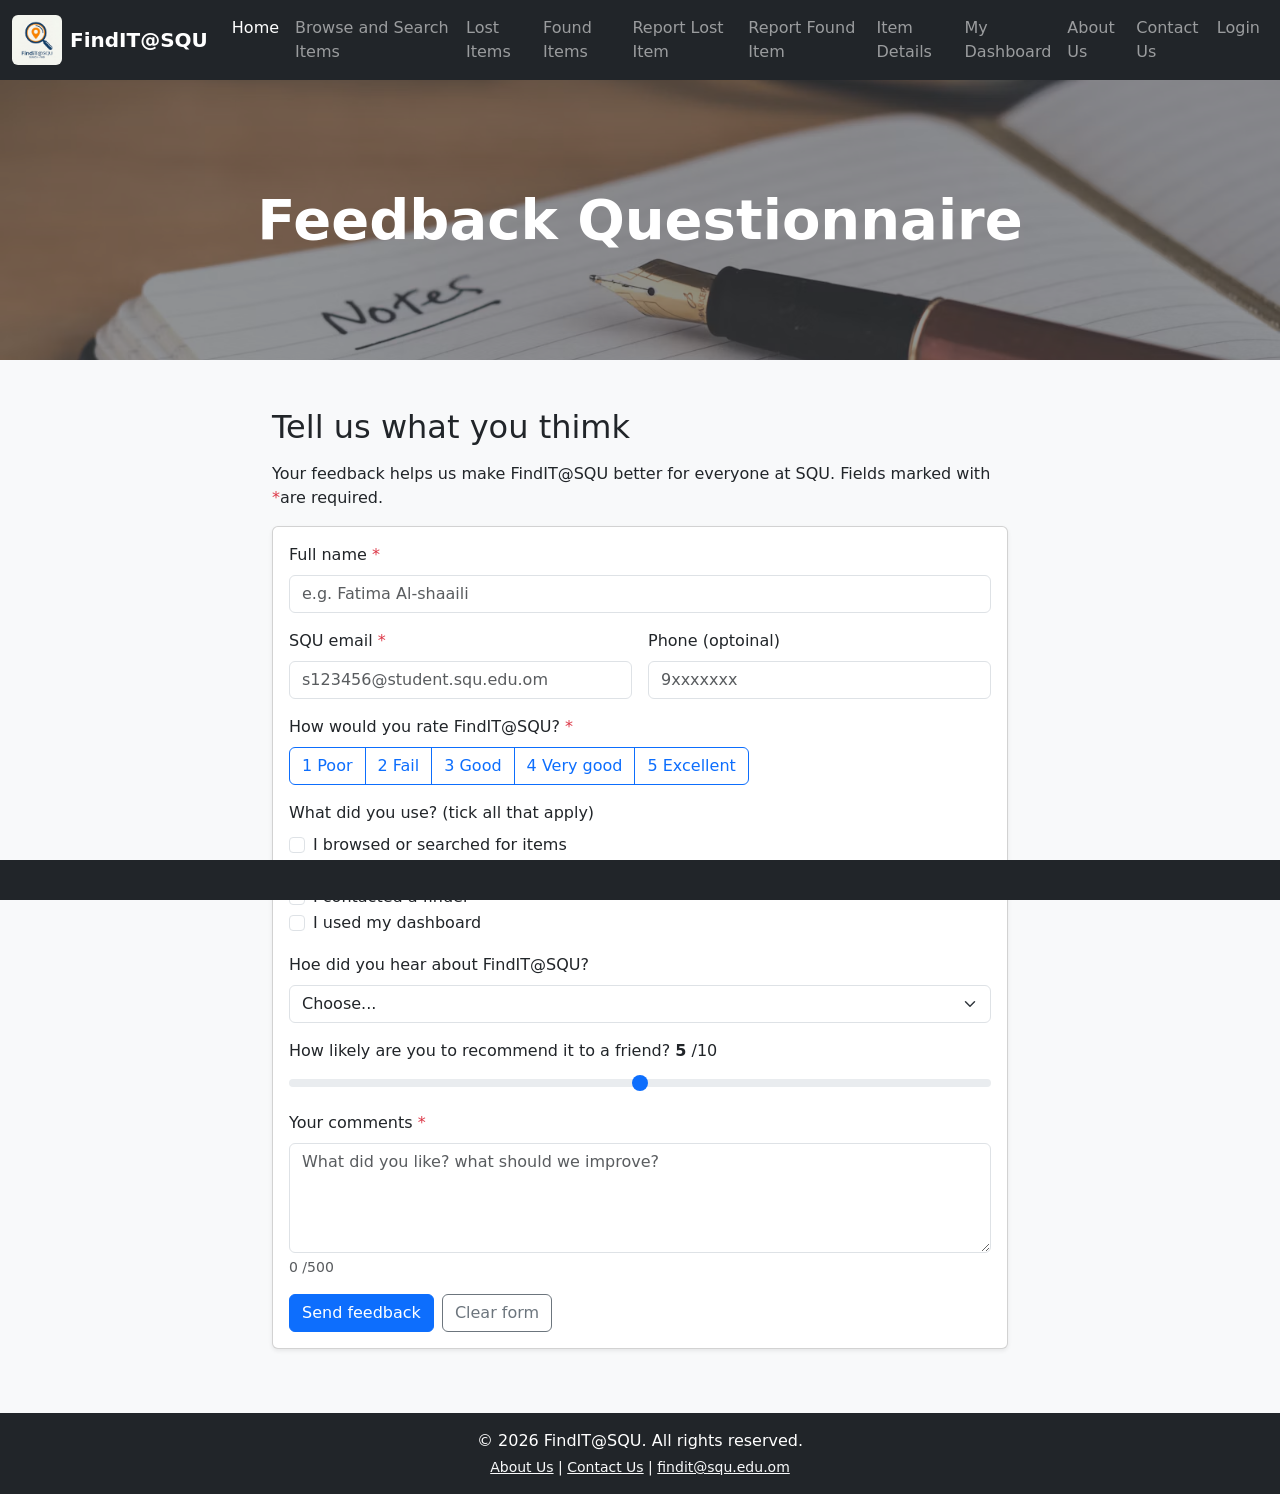
<file: questionnaire.html>
<html>

<head>
    <meta charset="UTF-8">
    <meta name="viewport" content="width=device-width, initial-scale=1.0">
    <title>Home | FindIt@SQU</title>
    <!-- <link rel="stylesheet" href="css/style.css"> -->
    <!--  -->
    <link href="https://cdn.jsdelivr.net/npm/bootstrap@5.3.3/dist/css/bootstrap.min.css" rel="stylesheet">



</head>

<body class="d-flex flex-column min-vh-100 bg-body-tertiary">
    <!--Nav -> Logo and Navigation-->
    <nav class="navbar navbar-expand-lg bg-dark sticky-top" data-bs-theme="dark">
        <div class="container-fluid">
            <a class="navbar-brand d-flex align-items-center gap-2 fw-bold" href="index.html">
                <img src="images/logo.png" alt="FindIT@SQU Logo" width="50" height="50" class="rounded">
                <span>FindIT@SQU</span>
            </a>
            <button class="navbar-toggler" type="button" data-bs-toggle="collapse" data-bs-target="#mainMenu"
                aria-controls="mainMenu" aria-expanded="false" aria-label="Toggle navigation">
                <span class="navbar-toggler-icon"></span>
            </button>
            <div class="collapse navbar-collapse" id="mainMenu">
                <ul class="navbar-nav ms-auto mb-2 mb-xl-0">
                    <li class="nav-item"><a href="index.html" class="nav-link active" aria-current="page">Home</a></li>
                    <li class="nav-item"><a href="brows.html" class="nav-link">Browse and Search Items</a></li>
                    <li class="nav-item"><a href="lost.html" class="nav-link">Lost Items</a></li>
                    <li class="nav-item"><a href="found.html" class="nav-link">Found Items</a></li>
                    <li class="nav-item"><a href="Rprt-lost.html" class="nav-link">Report Lost Item</a></li>
                    <li class="nav-item"><a href="Report-found.html" class="nav-link">Report Found Item</a></li>
                    <li class="nav-item"><a href="item-details.html" class="nav-link">Item Details</a></li>
                    <li class="nav-item"><a href="dashboard.html" class="nav-link">My Dashboard</a></li>
                    <li class="nav-item"><a href="about.html" class="nav-link">About Us</a></li>
                    <li class="nav-item"><a href="contact.html" class="nav-link">Contact Us</a></li>
                    <li class="nav-item"><a href="login.html" class="nav-link">Login</a></li>
                </ul>
            </div>
        </div>
    </nav>

    <header class="position-relative text-center text-white">
        <img src="images/welcome.png" alt="Welcome" class="w-100 object-fit-cover" height="280">
        <div class="position-absolute top-0 start-0 w-100 h-100 bg-dark bg-opacity-50"></div>
        <div class="position-absolute top-50 start-50 translate-middle w-100 px-3">
            <h1 class="display-4 fw-bold mb-0">Feedback Questionnaire</h1>
        </div>
    </header>

    <main class="flex-grow-1 py-5">
        <div class="container">
            <div class="row justify-content-center">
                <div class="col-lg-8">
                    <h2 class="mb-3">Tell us what you thimk</h2>
                    <p class="mb-3">Your feedback helps us make FindIT@SQU better for everyone at SQU.
                        Fields marked with <span class="text-danger">*</span>are required.
                    </p>
                    <form id="feedbackForm" class="card card-body shadow-sm" action="https://httpbin.org/get"
                        method="get" novalidate>
                        <div class="row g-3">
                            <div class="col-12">
                                <label for="fullname" class="form-label">Full name
                                    <span class="text-danger">*</span>
                                </label>
                                <input type="text" class="form-control" id="fullname" name="fullname"
                                    placeholder="e.g. Fatima Al-shaaili">
                                <div class="invalid-feedback" id="fullnameFeedback"></div>
                                <div class="valid-feedback">Looks good!</div>
                            </div>
                            <div class="col-md-6">
                                <label for="email" class="form-label">SQU email
                                    <span class="text-danger">*</span>
                                </label>
                                <input type="text" class="form-control" id="email" name="email"
                                    placeholder="s123456@student.squ.edu.om">
                                <div class="valid-feedback">Looks good!</div>
                                <div class="invalid-feedback" id="emailFeedback"></div>
                            </div>
                            <div class="col-md-6">
                                <label for="phone" class="form-label">Phone (optoinal)
                                </label>
                                <input type="text" class="form-control" id="phone" name="phone" placeholder="9xxxxxxx">
                                <div class="valid-feedback">Looks good!</div>
                                <div class="invalid-feedback" id="phoneFeedback"></div>
                            </div>
                            <div class="col-12">
                                <span class="form-label d-block">How would you rate FindIT@SQU?
                                    <span class="text-danger">*</span>
                                </span>
                                <div class="btn-group flex-wrap" role="group" aria-label="Rating">
                                    <input type="radio" class="btn-check" name="rating" id="rate1" value="1"
                                        autocomplete="off">
                                    <label class="btn btn-outline-primary" for="rate1">1 Poor</label>
                                    <input type="radio" class="btn-check" name="rating" id="rate2" value="2"
                                        autocomplete="off">
                                    <label class="btn btn-outline-primary" for="rate2">2 Fail</label>
                                    <input type="radio" class="btn-check" name="rating" id="rate3" value="3"
                                        autocomplete="off">
                                    <label class="btn btn-outline-primary" for="rate3">3 Good</label>
                                    <input type="radio" class="btn-check" name="rating" id="rate4" value="4"
                                        autocomplete="off">
                                    <label class="btn btn-outline-primary" for="rate4">4 Very good</label>
                                    <input type="radio" class="btn-check" name="rating" id="rate5" value="5"
                                        autocomplete="off">
                                    <label class="btn btn-outline-primary" for="rate5">5 Excellent</label>
                                </div>
                                <div id="ratingError" class="text-danger small mt-1 d-none">Please choose a rating</div>
                            </div>
                            <div class="col-12"><span class="form-label d-block">What did you use? (tick all that
                                    apply)</span>
                                <div class="form-check">
                                    <input class="form-check-input" type="checkbox" id="f_browse" name="features"
                                        value="browse"><label class="form-check-label" for="f_browse">I browsed or
                                        searched for items</label>
                                </div>
                                <div class="form-check">
                                    <input class="form-check-input" type="checkbox" id="f_report" name="features"
                                        value="browse"><label class="form-check-label" for="f_report">I reported a lost
                                        or found item</label>
                                </div>
                                <div class="form-check">
                                    <input class="form-check-input" type="checkbox" id="f_contact" name="features"
                                        value="browse"><label class="form-check-label" for="f_contact">I contacted a
                                        finder</label>
                                </div>
                                <div class="form-check">
                                    <input class="form-check-input" type="checkbox" id="f_dashboard" name="features"
                                        value="browse"><label class="form-check-label" for="f_dashboard">I used my
                                        dashboard</label>
                                </div>
                            </div>
                            <div class="col-12">
                                <label for="heard" class="form-label">Hoe did you hear about FindIT@SQU?</label>
                                <select class="form-select" id="heard" name="heard">
                                    <option value="" selected disabled>Choose...</option>
                                    <option value="friend">A friend</option>
                                    <option value="social">Social media</option>
                                    <option value="poster">A poster on campus</option>
                                    <option value="class">My course or instructor</option>
                                    <option value="other">Other</option>
                                </select>
                                <div class="invalid-feedback">Please choose an option.</div>
                            </div>
                            <div class="col-12">
                                <label for="recommend" class="form-label">How likely are you to recommend it to a
                                    friend?
                                    <strong id="recommendValue">5</strong> /10
                                </label>
                                <input type="range" class="form-range" id="recommend" name="recommend" min="0" max="10"
                                    value="5">
                            </div>
                            <div class="col-12">
                                <label for="comments" class="form-label">Your comments <span
                                        class="text-danger">*</span></label>
                                <textarea class="form-control" id="comments" name="comments" rows="4"
                                    placeholder="What did you like? what should we improve?"></textarea>
                                <div class="d-flex justify-content-between">
                                    <div class="invalid-feedback" id="commentsFeedback"></div>
                                    <div class="form-text ma-auto"><span id="commentsCount">0</span> /500</div>
                                </div>
                                <div class="valid-feedback">Looks good!</div>
                            </div>
                            <div class="col-12 d-flex flex-wrap gap-2">
                                <button type="submit" class="btn btn-primary">Send feedback</button>
                                <button type="reset" class="btn btn-outline-secondary">Clear form</button>
                            </div>
                        </div>
                    </form>
                </div>
            </div>
        </div>
    </main>
    <footer class="bg-dark text-white text-center py-3 mt-auto">
        <div class="container">
            <p class="mb-1">&copy; 2026 FindIT@SQU. All rights reserved.</p>
            <p class="mb-0 small"><a href="about.html" class="link-light">About Us</a> |
                <a href="contact.html" class="link-light">Contact Us</a> |
                <a href="mailto:infofindit@squ.edu" class="link-light">findit@squ.edu.om</a>
            </p>
        </div>
    </footer>
    <!-- Scrolling welcome banner -->
    <div id="tickerBar" class="fixed-bottom bg-dark text-white overflow-hidden py-2">
        <span class="invisible">.</span>
        <span id="tickerText" class="position-absolute top-0 py-2 text-nowrap"></span>
    </div>
    <script src="https://cdn.jsdelivr.net/npm/bootstrap@5.3.3/dist/js/bootstrap.bundle.min.js"></script>
    <script src="js/validation.js"></script>
    <script src="js/questionaire.js"></script>
</body>

</html>
</file>
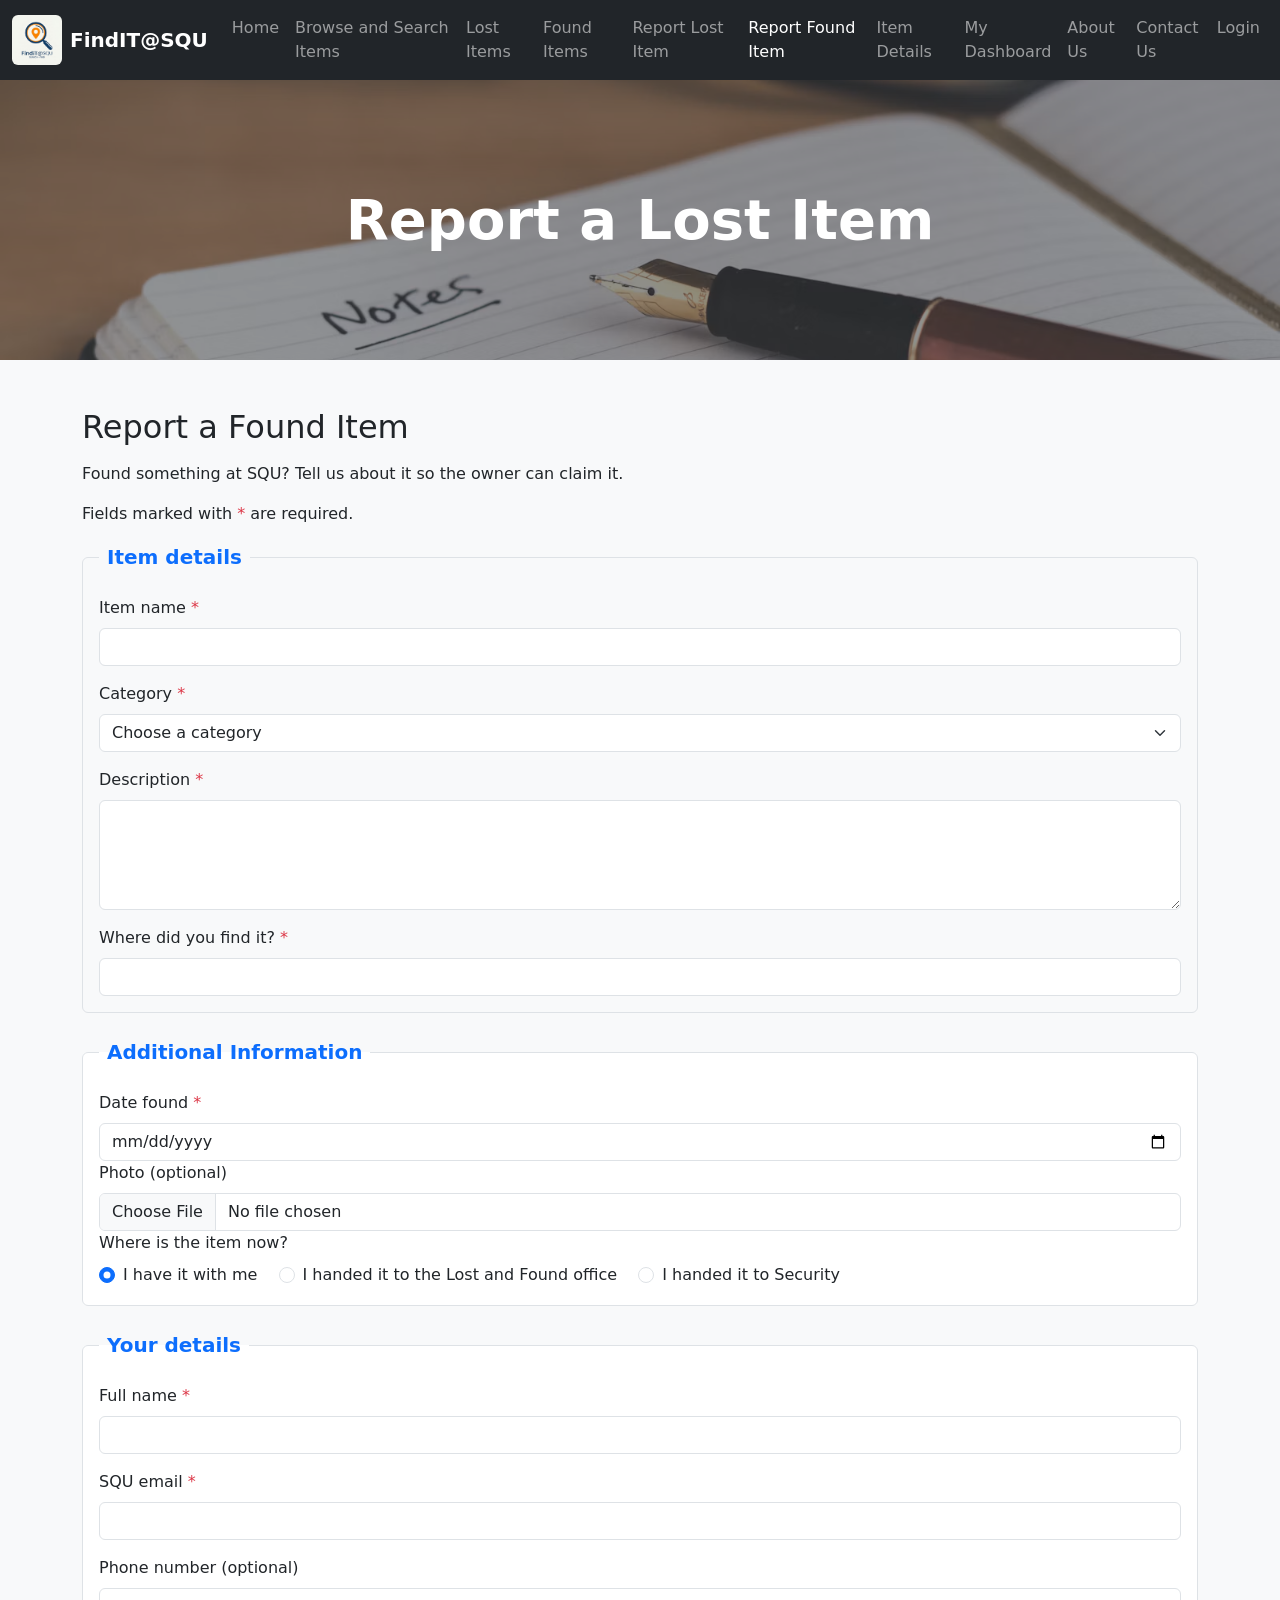
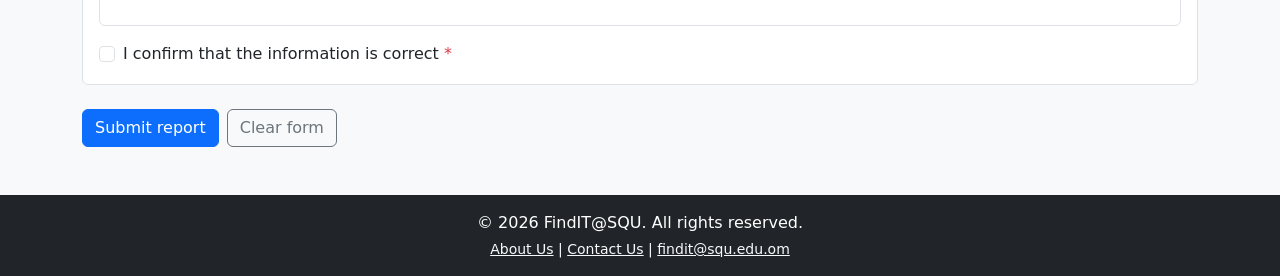
<file: Report-found.html>
<!DOCTYPE html>
<html lang="en">

<head>
    <meta charset="UTF-8">
    <meta name="viewport" content="width=device-width, initial-scale=1.0">
    <title>Report found item | FindIt@SQU</title>
    <!-- <link rel="stylesheet" href="css/style.css"> -->
    <!--  -->
    <link href="https://cdn.jsdelivr.net/npm/bootstrap@5.3.3/dist/css/bootstrap.min.css" rel="stylesheet">


</head>

<body class="d-flex flex-column min-vh-100 bg-body-tertiary">
    <!--Nav -> Logo and Navigation-->
    <nav class="navbar navbar-expand-lg bg-dark sticky-top" data-bs-theme="dark">
        <div class="container-fluid">
            <a class="navbar-brand d-flex align-items-center gap-2 fw-bold" href="index.html">
                <img src="images/logo.png" alt="FindIT@SQU Logo" width="50" height="50" class="rounded">
                <span>FindIT@SQU</span>
            </a>
            <button class="navbar-toggler" type="button" data-bs-toggle="collapse" data-bs-target="#mainMenu"
                aria-controls="mainMenu" aria-expanded="false" aria-label="Toggle navigation">
                <span class="navbar-toggler-icon"></span>
            </button>
            <div class="collapse navbar-collapse" id="mainMenu">
                <ul class="navbar-nav ms-auto mb-2 mb-xl-0">
                    <li class="nav-item"><a href="index.html" class="nav-link " aria-current="page">Home</a></li>
                    <li class="nav-item"><a href="brows.html" class="nav-link">Browse and Search Items</a></li>
                    <li class="nav-item"><a href="lost.html" class="nav-link">Lost Items</a></li>
                    <li class="nav-item"><a href="found.html" class="nav-link">Found Items</a></li>
                    <li class="nav-item"><a href="Rprt-lost.html" class="nav-link">Report Lost Item</a></li>
                    <li class="nav-item"><a href="Report-found.html" class="nav-link active">Report Found Item</a></li>
                    <li class="nav-item"><a href="item-details.html" class="nav-link">Item Details</a></li>
                    <li class="nav-item"><a href="dashboard.html" class="nav-link">My Dashboard</a></li>
                    <li class="nav-item"><a href="about.html" class="nav-link">About Us</a></li>
                    <li class="nav-item"><a href="contact.html" class="nav-link">Contact Us</a></li>
                    <li class="nav-item"><a href="login.html" class="nav-link">Login</a></li>
                </ul>
            </div>
        </div>
    </nav>

    <header class="position-relative text-center text-white">
        <img src="images/welcome.png" alt="Welcome" class="w-100 object-fit-cover" height="280">
        <div class="position-absolute top-0 start-0 w-100 h-100 bg-dark bg-opacity-50"></div>
        <div class="position-absolute top-50 start-50 translate-middle w-100 px-3">
            <h1 class="display-4 fw-bold mb-0">Report a Lost Item</h1>
        </div>
    </header>

    <main class="flex-grow-1 py-5">
        <div class="container">
            <div class="row justify-content-center">
                <h2 class="mb-3">Report a Found Item</h2>
                <p class="mb-3">Found something at SQU? Tell us about it so the owner can claim it.</p>
                <p class="mb-3">Fields marked with <span class="text-danger">*</span> are required.</p>

                <form class="needs-validation" action="https://httpbin.org/get" method="get" novalidate>
                    <input type="hidden" name="report_type" value="found">

                    <fieldset class="border rounded p-3 mb-4 nb-white">
                        <legend class="fs-5 fw-semibold text-primary float-none w-auto px-2">Item details</legend>
                        <div class="row g-3">
                            <div class="col-12">
                                <label for="item_name" class="form-label">Item name <span
                                        class="text-danger">*</span></label>
                                <input type="text" class="form-control" id="item_name" name="item_name" required>
                                <div class="invalid-feedback">Please enter the item name.</div>
                            </div>
                            <div class="col-12">
                                <label for="category" class="form-label">Category <span
                                        class="text-danger">*</span></label>
                                <select class="form-select" id="category" name="category" required>
                                    <option value="" disabled selected>Choose a category</option>
                                    <option value="keys">Keys</option>
                                    <option value="bag">Bag or wallet</option>
                                    <option value="electronics">Electronics</option>
                                    <option value="clothing">Clothing</option>
                                    <option value="documents">Documents or ID card</option>
                                    <option value="other">Other</option>
                                </select>
                                <div class="invalid-feedback">Please select a category.</div>
                            </div>
                            <div class="col-12">
                                <label for="description" class="form-label">Description <span
                                        class="text-danger">*</span></label>
                                <textarea class="form-control" id="description" name="description" rows="4"
                                    required></textarea>
                                <div class="invalid-feedback">Please enter a description.</div>
                            </div>
                            <div class="col-12">
                                <label for="location" class="form-label">Where did you find it? <span
                                        class="text-danger">*</span></label>
                                <input type="text" class="form-control" id="location" name="location" required>
                                <div class="invalid-feedback">Please enter the location where you found the item.</div>
                            </div>

                    </fieldset>

                    <fieldset class="border rounded p-3 mb-4 bg-white">
                        <legend class="fs-5 fw-semibold text-primary float-none w-auto px-2">Additional Information
                        </legend>
                        <div class="col-12">
                            <label for="date_found" class="form-label">Date found <span
                                    class="text-danger">*</span></label>
                            <input type="date" class="form-control" id="date_found" name="date_found" required>
                            <div class="invalid-feedback">Please select the date you found the item.</div>
                        </div>

                        <div class="col-12">
                            <label for="photo" class="form-label">Photo (optional)</label>
                            <input type="file" class="form-control" id="photo" name="photo" accept="image/*">
                            <div class="invalid-feedback">Please upload a valid image file.</div>
                        </div>
                        <div class="row g-4">
                            <div class="col-12">
                                <span class="form-label d-block">Where is the item now?</span>
                                <div class="form-check form-check-inline">
                                    <input class="form-check-input" type="radio" name="item_location" id="with_me"
                                        value="with_me" checked>
                                    <label class="form-check-label" for="with_me">I have it with me</label>
                                </div>
                                <div class="form-check form-check-inline">
                                    <input class="form-check-input" type="radio" name="item_location"
                                        id="lost_found_office" value="lost_found_office">
                                    <label class="form-check-label" for="lost_found_office">I handed it to the Lost and
                                        Found office</label>
                                </div>
                                <div class="form-check form-check-inline">
                                    <input class="form-check-input" type="radio" name="item_location" id="security"
                                        value="security">
                                    <label class="form-check-label" for="security">I handed it to Security</label>
                                </div>
                            </div>
                        </div>
                    </fieldset>

                    <fieldset class="border rounded p-3 mb-4 bg-white">
                        <legend class="fs-5 fw-semibold text-primary float-none w-auto px-2">Your details</legend>
                        <div class="row g-3">
                            <div class="col-12">
                                <label for="fullname" class="form-label">Full name <span
                                        class="text-danger">*</span></label>
                                <input type="text" class="form-control" id="fullname" name="fullname" required>
                                <div class="invalid-feedback">Please enter your full name.</div>
                            </div>

                            <div class="col-12">
                                <label for="email" class="form-label">SQU email <span
                                        class="text-danger">*</span></label>
                                <input type="email" class="form-control" id="email" name="email" required>
                                <div class="invalid-feedback">Please enter a valid SQU email address.</div>
                            </div>

                            <div class="col-12">
                                <label for="phone" class="form-label">Phone number (optional)</label>
                                <input type="tel" class="form-control" id="phone" name="phone" pattern="[0-9]{8}">
                                <div class="invalid-feedback">Please enter a valid 8-digit phone number.</div>
                            </div>

                            <div class="col-12">
                                <div class="form-check">
                                    <input type="checkbox" class="form-check-input" id="confirm" name="confirm"
                                        value="yes" required>
                                    <label class="form-check-label" for="confirm">I confirm that the information is
                                        correct <span class="text-danger">*</span></label>
                                    <div class="invalid-feedback">Please confirm that the information is correct.</div>
                                </div>
                            </div>
                        </div>
                    </fieldset>
                    <div class="row g-4">
                        <div class="col-12 d-flex flex-wrap gap-2">
                            <button type="submit" class="btn btn-primary">Submit report</button>
                            <button type="reset" class="btn btn-outline-secondary">Clear form</button>
                        </div>
                    </div>
                </form>
            </div>
        </div>
        </div>

    </main>


    <footer class="bg-dark text-white text-center py-3 mt-auto">
        <div class="container">
            <p class="mb-1">&copy; 2026 FindIT@SQU. All rights reserved.</p>
            <p class="mb-0 small"><a href="about.html" class="link-light">About Us</a> |
                <a href="contact.html" class="link-light">Contact Us</a> |
                <a href="mailto:infofindit@squ.edu" class="link-light">findit@squ.edu.om</a>
            </p>
        </div>
    </footer>
    <script src="https://cdn.jsdelivr.net/npm/bootstrap@5.3.3/dist/js/bootstrap.bundle.min.js"></script>
    <script src="js/validation.js"></script>

</body>

</html>
</file>
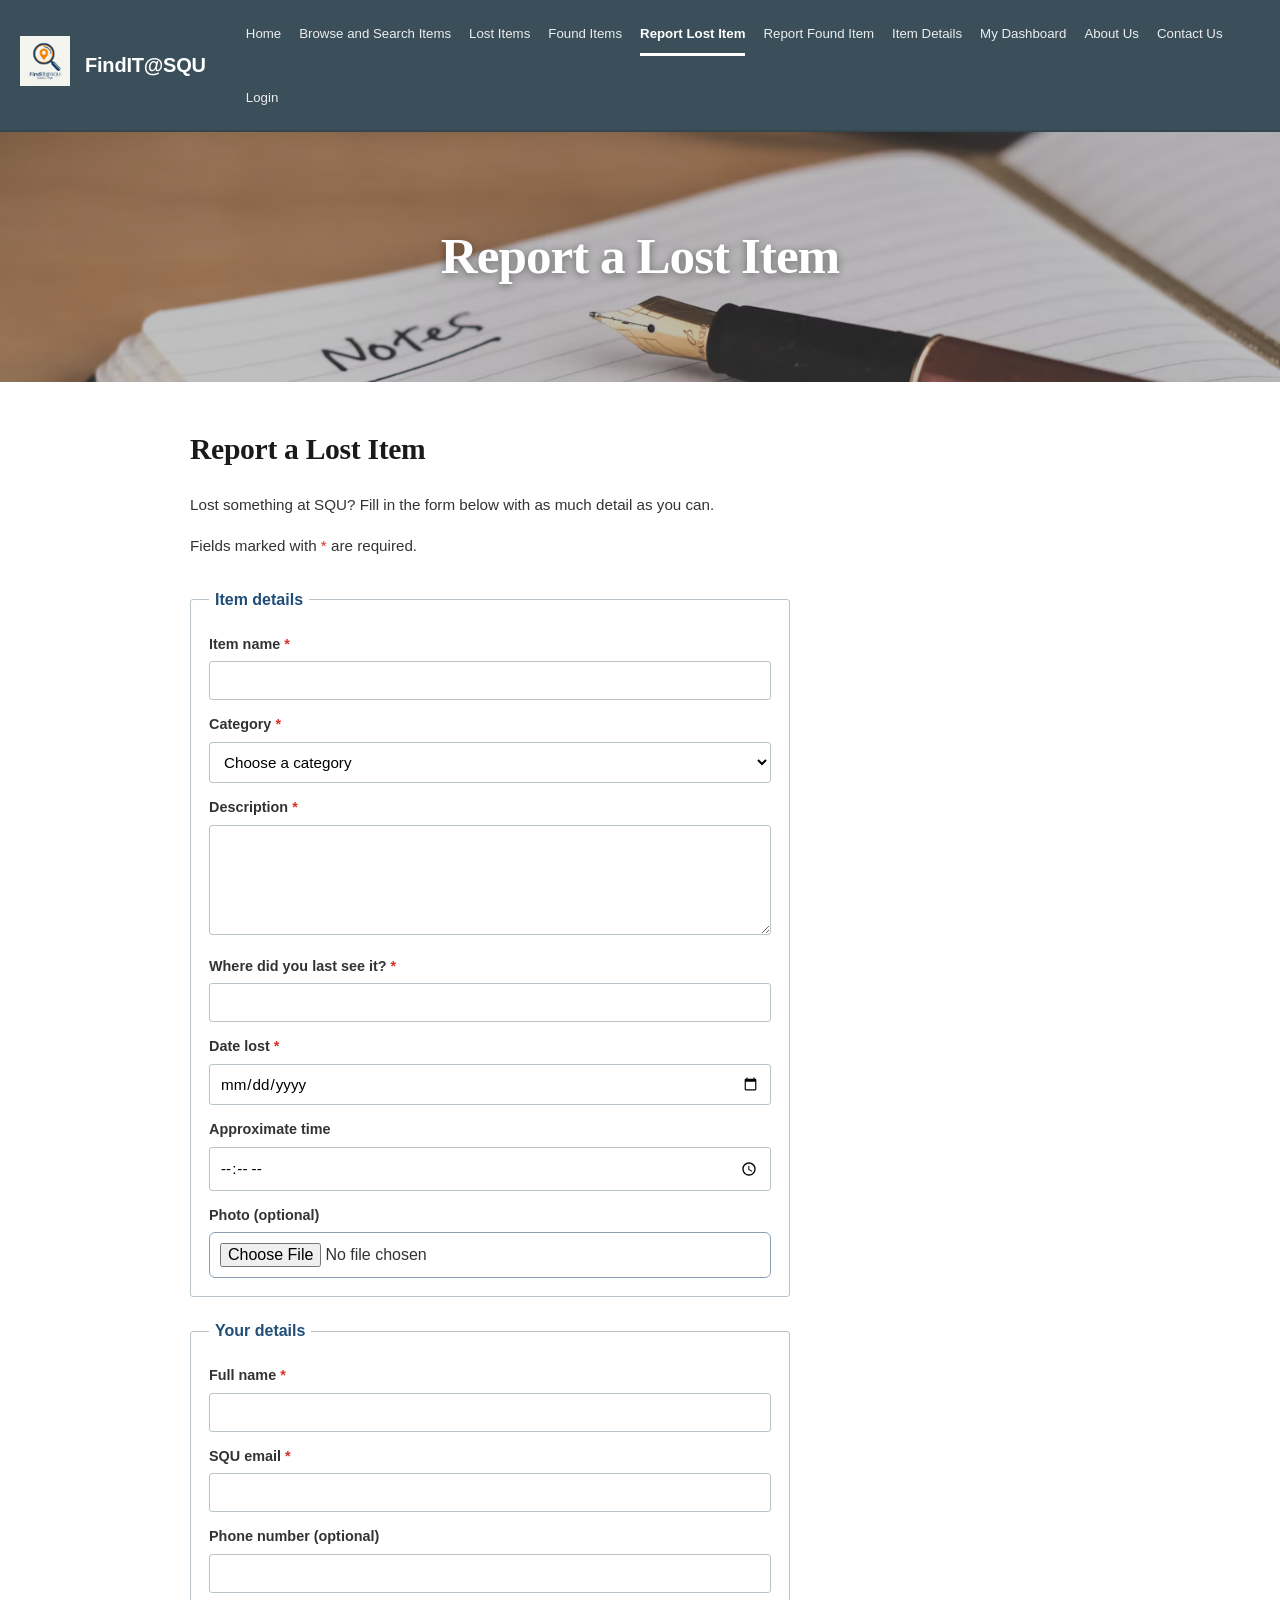
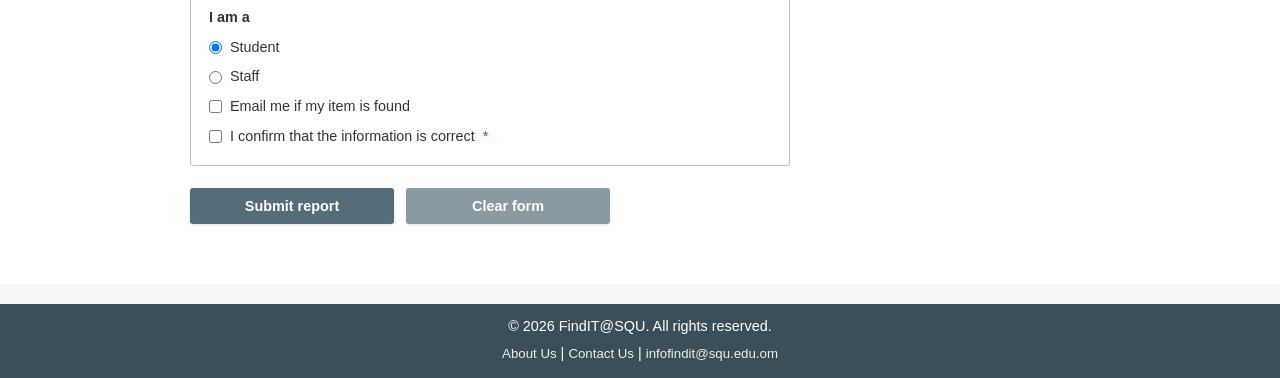
<file: Report-lost.html>
<!DOCTYPE html>
<html lang="en">
<head>
    <meta charset="UTF-8">
    <meta name="viewport" content="width=device-width, initial-scale=1.0">
    <title>Report a Lost Item - FindIt@SQU</title>
    <link rel="stylesheet" href="css/style.css">

  
    <style>
        #welcome {
            background: linear-gradient(rgba(0,0,0,0.25), rgba(0,0,0,0.25)),
                url("images/welcome.png") center/cover no-repeat;
            height: 250px;
            display:flex;
            align-items:center;
            justify-content: center;
        }
    </style>
</head>
<body>
    <header id="main-header">
        <div class="header-container">
            <a class="logo" href="index.html">
                <img src="images/logo.png" alt="FindIT@SQU Logo" width="50" height="50">
            </a>
            <a href="index.html" class="logo-text">FindIT@SQU</a>
            <nav class="main-nav">
                <a href="index.html">Home</a>
                <a href="brows.html">Browse and Search Items</a>
        <a href="lost.html">Lost Items</a>
        <a href="found.html">Found Items</a>
        <a href="Rprt-lost.html" class="active">Report Lost Item</a>
        <a href="Report-found.html">Report Found Item</a>
                <a href="item-details.html">Item Details</a>
                <a href="dashboard.html">My Dashboard</a>
                <a href="about.html">About Us</a>
                <a href="contact.html">Contact Us</a>
                <a href="login.html">Login</a>
          </nav>
         </div>
    </header>

    <section id="welcome">
        <h1>Report a Lost Item</h1>
    </section>

    <main class="main-container">
        <div class="content-container">
            <h2 class="content-heading">Report a Lost Item</h2>
            <p class="content-text">Lost something at SQU? Fill in the form below with as much detail as you can.</p>
            <p class="content-text">Fields marked with <span class="required">*</span> are required.</p>

            <form class="report-form" action="https://httpbin.org/get" method="get">
                <input type="hidden" name="report_type" value="lost">

                <fieldset>
                    <legend>Item details</legend>

                    <label for="item_name">Item name <span class="required">*</span></label>
                    <input type="text" id="item_name" name="item_name" required>

                    <label for="category">Category <span class="required">*</span></label>
                    <select id="category" name="category" required>
                        <option value="" disabled selected>Choose a category</option>
                        <option value="keys">Keys</option>
                        <option value="bag">Bag or wallet</option>
                        <option value="electronics">Electronics</option>
                        <option value="clothing">Clothing</option>
                        <option value="documents">Documents or ID card</option>
                        <option value="other">Other</option>
                    </select>

                    <label for="description">Description <span class="required">*</span></label>
                    <textarea id="description" name="description" rows="4" required></textarea>

                    <label for="location">Where did you last see it? <span class="required">*</span></label>
                    <input type="text" id="location" name="location" required>

                    <label for="date_lost">Date lost <span class="required">*</span></label>
                    <input type="date" id="date_lost" name="date_lost" required>

                    <label for="time_lost">Approximate time</label>
                    <input type="time" id="time_lost" name="time_lost">

                    <label for="photo">Photo (optional)</label>
                    <input type="file" id="photo" name="photo" accept="image/*">
                </fieldset>

                <fieldset>
                    <legend>Your details</legend>

                    <label for="fullname">Full name <span class="required">*</span></label>
                    <input type="text" id="fullname" name="fullname" required>

                    <label for="email">SQU email <span class="required">*</span></label>
                    <input type="email" id="email" name="email" required>

                    <label for="phone">Phone number (optional)</label>
                    <input type="tel" id="phone" name="phone" pattern="[0-9]{8}">

                    <label>I am a</label>
                    <label class="choice"><input type="radio" name="reporter_type" value="student" checked> Student</label>
                    <label class="choice"><input type="radio" name="reporter_type" value="staff"> Staff</label>

                    <label class="choice"><input type="checkbox" name="notify_email" value="yes"> Email me if my item is found</label>
                    <label class="choice"><input type="checkbox" name="confirm" value="yes" required> I confirm that the information is correct <span class="required">*</span></label>
                </fieldset>

                <div class="form-buttons">
                    <button type="submit" class="btn">Submit report</button>
                    <button type="reset" class="btn btn-secondary">Clear form</button>
                </div>
            </form>
        </div>
    </main>

    <footer>
        <div class="footer-container">
            <p>&copy; 2026 FindIT@SQU. All rights reserved.</p>
            <p><a href="about.html" class="footer-link">About Us</a> | <a href="contact.html" class="footer-link">Contact Us</a> | <a href="mailto:infofindit@squ.edu.om" class="footer-link">infofindit@squ.edu.om</a></p>
        </div>
    </footer>
</body>
</html>
</file>
<file: css/style.css>
:root {
    --bg-header: #3a4f59;
    --bg-header-hover: #2e4049;
    --bg-button: #556d78;
    --bg-button-hover: #435862;
    --text--main: #333333;
    --text--muted: #555555;
    --white: #ffffff;
    --border-active: #ffffff;
    --font-body: 'Open Sans', -apple-system, BlinkMacSystemFont, "Segoe UI", Roboto, sans-serif;
    --font-serif: 'Merriweather', Georgia, serif;
    --link-hover-text: #2c3e47;
    --link-hover-bg: #eef3f5;
    --link-color: #4d636e;
    --link-visited: #5b6b73;
    --link-hover-text: #3a4f59;
    --link-hover-bg: #eef3f5;
    --link-active-text: #394a52;
    --link-active-bg: #dbe5e9;
    --link-focus-outline: #4d636e;
}

/* Universal Styles */
* {
    box-sizing: border-box;
    margin: 0;
    padding: 0;
}

/* style elemnts */
body {
    font-family: var(--font-body);
    color: var(--text--main);
    background-color: #f8f7f5;
    display: flex;
    flex-direction: column;
    min-height: 100vh;
    line-height: 1.5;
}


/* style h 1, h2, h3 */
h1,
h2,
h3 {
    font-family: var(--font-serif);
}

/* link styles */
/*
a:visited {
    color: #556d78;
}*/

a:hover {
    color: var(--white);
    background-color: #31424b;
    border-radius: 2px;
    
}

a:active {
    color: var(--white);
    background-color: #31424b;
    

}

a:focus-visible {
    outline: 2px solid var(--bg-header);
    outline-offset: 2px;
}

#main-header {
    background-color: var(--bg-header);
    color: var(--white);
    position: sticky;
    top: 0;
    z-index: 1000;
    border-bottom: 2px solid rgba(0, 0, 0, 0.1);
}

.header-container {
    max-width: 1350px;
    margin: 0 auto;
    padding: 10px 20px;
    /*height: 52px;*/
    display: flex;
    align-items: center;
    justify-content: flex-start;
    gap: 15px;
}

.logo-text {
    color: var(--white);
    font-size: 1.25rem;
    font-weight: 700;
    text-decoration: none;
    margin-right: 25px;
    white-space: nowrap;
    letter-spacing: -0.2px;
}

.main-nav {
    display: flex;
    align-items: center;
    gap: 18px;
    flex-wrap: wrap;
    /*overflow-x: auto;
    scrollbar-width: thin;
    white-space: nowrap;*/
}

.main-nav a {
    color: rgba(255, 255, 255, 0.9);
    text-decoration: none;
    font-size: 0.83rem;
    font-weight: 400;
    padding: 14px 0 12px 0;
    display: inline-block;
    transition: color 0.2s ease;
    position: relative;
}

.main-nav a:hover {
    color: rgb(187, 186, 186);
    background-color: transparent;
}
.main-nav a::after {
    content: '';
    position: absolute;
    bottom: 0;
    left: 0;
    width: 0%; /* Start hidden */
    height: 3px;
    background-color: var(--border-active, #ffffff);
    transition: width 0.25s ease-in-out, transform 0.1s ease; /* Smooth slide animation */
}

/* Draw line on hover */
.main-nav a:hover::after {
    width: 100%; /* Expand line across link width */
}
.main-nav a:active::after{
    transform: translateY(0.5px);
}

/* Keep active tab line visible at all times */
.main-nav a.active::after {
    width: 100%;
}

.main-nav a.active {
    color: var(--white);
    font-weight: 600;
}
/*
.main-nav a.active::after {
    content: '';
    position: absolute;
    bottom: 0;
    left: 0;
    width: 100%;
    height: 3px;
    background-color: var(--border-active);
}*/

#welcome h1 {
    color: var(--white);
    font-size: 3.2rem;
    font-weight: 800;
    letter-spacing: -1px;
    text-shadow: 0 2px 8px rgba(0, 0, 0, 0.4);
}

.main-container {
    background-color: var(--white);
    flex: 1;
    padding: 45px 20px 60px 20px;
}

.content-container {
    max-width: 900px;
    margin: 0 auto;
}

.content-heading {
    font-family: var(--font-serif);
    font-size: 1.85rem;
    font-weight: 700;
    color: #1a1a1a;
    margin-bottom: 22px;
    letter-spacing: -0.3px;
}

.content-text {
    font-size: 0.95rem;
    color: var(--text--main);
    margin-bottom: 16px;
    line-height: 1.6;
}

.content-text:last-of-type {
    margin-bottom: 30px;
}

.action-buttons {
    display: flex;
    flex-direction: column;
    gap: 12px;
    max-width: 280px;
}

.btn, input[type="submit"],
input[type="reset"] {
    display: inline-block;
    width: 100%;
    padding: 10px 16px;
    background-color: var(--bg-button);
    color: var(--white);
    border: None;
    border-radius: 3px;
    font-size: 0.9rem;
    font-weight: 600;
    text-align: center;
    text-decoration: None;
    cursor: pointer;
    box-shadow: 0 1px 3px rgba(0, 0, 0, 0.12);
    transition: background-color 0.2 ease, transform 0.1s ease;
}
.btn:hover, input[type="submit"]:hover {
    color: var(--white);
    background-color: var(--bg-button-hover);
    text-decoration: None;
}

.btn:active {
    transform: translateY(1px);
}

footer {
    background-color: var(--bg-header);
    color: var(--white);
    text-align: center;
    padding: 10px 16px;
    margin-top: 20px;
    font-size: 0.9rem;
}

footer p {
    margin: 2px 0;
}

.footer-container {
    max-width: 1350px;
    margin: 0 auto;
    display: flex;
    flex-direction: column;
    align-items: center;
    justify-content: center;
    text-align: center;
}

.footer-link {
    color: rgba(255, 255, 255, 0.9);
    text-decoration: none;
    font-size: 0.83rem;
    font-weight: 400;
    padding: 2px 0;
    display: inline-block;
    transition: color 0.15s ease;
    position: relative;
}

.section-heading {
    margin-top: 2.2rem;
}
.content-text a{
    color: #4d636e;
    font-weight: 600;
}
.contact-form{
    display:flex;
    flex-direction: column;
    gap: 6px;
    max-width: 500px;
    margin-top:25px;
}
.contact-form label{
    font-weight:600;
    font-size: 0.9rem;
    margin-top: 10px;
}
.contact-form input,
.contact-form textarea{
    padding:10px;
    font-family:'Open Sans', sans-serif;
    font-size: 0.95rem;
    border: 1px solid #b8c4ca;
    border-radius: 3px;
    background-color: #ffffff;
}
.contact-form textarea{resize: vertical;}
.contact-form .btn{margin-top: 16px;}
.required {color: #d93025;}

.browse-container{
    max-width: 1100px;
    margin: 0 auto;
    display: flex;
    flex-direction: column;
    gap: 40px;
}
.item-card{
    display: flex;
    gap: 30px;
    align-items: flex-start;
}
.item-image{
    width: 320px;
    height: 240px;
    flex-shrink: 0;
    overflow: hidden;
    background-color: #f0f0f0;
    
}
.item-image img{
    width: 100%;
    height: 100%;
    object-fit: cover;
    display: block;
}
.item-detail{
    flex:1;
}

.item-title{
    font-family: var(--font-serif);
    font-size: 1.8rem;
    font-weight: 700;
    color : #4a606a;
    margin-bottom: 12px;
}
hr{
    border: None;
    border-top: 5px solid #e0e0e0;
    margin-bottom: 18px;
}
.item-detail p{
    font-size: 0.92rem;
    color: var(--text--muted);
    margin-bottom: 10px;
    line-height: 1.5;
}
/* Can be inline CSS*/
.item-detail p strong{
    color: var(--text--main);
    font-weight: 600;
}

dl dt {
    font-weight: 700;
    color: #1F4E79;
    margin-top: 10px;
}
dl dd{
    margin: 0 0 4px 0;
}

.card-grid { display: grid; grid-template-columns: repeat(auto-fit, minmax(240px, 1fr)); gap: 22px; }
.card { background-color: #FFFFFF; border: 1px solid #DDE3EA; border-radius: 12px; overflow: hidden; }
.card img { display: block; width: 100%; height: 170px; object-fit: cover; }
.card .card-body { padding: 16px; }
.tag-found{
    background-color: #DCEBFA;
    color: #1F4E79;
}
.tag-lost{
    background-color: #fff1dd;
    color: #8a4b00;
}
.tag { display: inline-block; font-size: 0.8rem; font-weight: 700; padding: 2px 10px; border-radius: 999px; }
.btn-report-lost{
    width: auto;
}
ul.plain{
    list-style-type: square;
    list-style-position: inside;
    padding-left: 0;
}
li{
    margin-bottom: 10px;
}
/* ------------ Forms ---------------- */

.form-actions{
    display: flex;
    gap: 12px;
    flex-wrap: wrap;
    margin-top: 10px;
}
form.form-card{
    max-width: 640px;
    margin: 0 auto;
    background-color: #FFFFFF;
    border: 1px solid #DDE3EA;
    border-radius: 12px;
    padding: 26px;

}
fieldset{
    border: 1px solid #C4CFDB;
    border-radius: 8px;
    margin: 0 0 20px;
    padding: 14px 18px;
}
legend{
    font-weight: 700;
    color: #1F4E79;
    padding: 0 8px;
}
label{
    display: block;
    font-weight: 500;
    margin: 12px 0 4px;
}
label.inline{
    display: inline;
    margin-right: 14px;
    font-weight: 400;
}
input[type="submit"], input[type="reset"]{
    width: auto;
}
input[type="reset"]{
    background-color: transparent;
    border: 1px solid var(--bg-button) ;
    color: var(--bg-button);

}
input[type="reset"]:hover{
    background-color: var(--bg-button);
    border-color: var(--bg-button);
    color: #FFFFFF;
}
input[type="text"],input[type="email"],input[type="tel"],input[type="password"],input[type="date"],
input[type="file"],select,textarea{
    width: 100%;
    padding: 10px;
    font-family:inherit;
    font-size: 1rem;
    border: 1px solid #8CA0B5;
    border-radius: 6px;
    background-color: #FFFFFF;
}
.table-wrap{
    overflow-x: auto;

}
table{
    border-collapse: collapse;
    width: 100%;
    background-color: #FFFFFF;

}
caption{
    caption-side: top;
    font-weight: 700;
    font-size: 1.1rem;
    padding :8px;
    text-align: left;
    color: var(--bg-header);
}
th,td{
    border: 1px solid #C4CFDB;
    padding: 10px;
    text-align: left;
    vertical-align: middle;
}
th{
    background-color: var(--bg-header);
    color: #FFFFFF;
    text-align: center;
}
tr:nth-child(even) td {
    background-color: #F0F4F8;
}
td.group{
    background-color: var(--link-active-bg);
    font-weight: 700;
    text-align: center;
}
tfoot td{
    background-color: #d2e4ea;
    font-weight: 700;
}
td img{
    width: 90px;
    height: 60px;
    object-fit: cover;
    border-radius: 6px;
}
textarea{
    min-height: 110px;
    resize: vertical;
}
.item-photo{
    width: 100%;
    max-height: 320px;
    object-fit: cover;
    border-radius: 12px;
    border: 1px solid #DDE3EA;
}
.two-col{
    max-width: 1100px;
    margin: 0 auto;
    padding: 36px 20px;
    display: grid;
    grid-template-columns: 1fr 1fr;
    gap: 28px;
    align-items: start;
}
.note{
    background-color: #e8f0f8;
    border-left: 5px solid #1F4E79;
    padding: 12px 16px;
    border-radius: 6px;
}



.section-heading {
    margin-top: 2.2rem;
}

.content-text a {
    color: #4d636e;
    font-weight: 600;
}



.contact-form {
    display: flex;
    flex-direction: column;
    gap: 6px;
    max-width: 500px;
    margin-top: 25px;
}
.contact-form label {
    font-weight: 600;
    font-size: 0.9rem;
    margin-top: 10px;
}
.contact-form input,
.contact-form textarea {
    padding: 10px;
    font-family: 'Open Sans', sans-serif;
    font-size: 0.95rem;
    border: 1px solid #b8c4ca;
    border-radius: 3px;
    background-color: #ffffff;
}
.contact-form textarea { resize: vertical; }
.contact-form .btn { margin-top: 16px; }
.required { color: #d93025; }


.report-form {
    max-width:600px;
    margin-top:25px;
}
.report-form fieldset {
    border: 1px solid #b8c4ca;
    border-radius: 3px;
    padding: 8px 18px 18px;
    margin-bottom: 22px;
}
.report-form legend {
    font-weight: 600;
    padding: 0 6px;
}
.report-form label {
    display: block;
    font-weight: 600;
    font-size: 0.9rem;
    margin-top: 14px;
    margin-bottom: 6px;
}
.report-form input[type="text"],
.report-form input[type="email"],
.report-form input[type="tel"],
.report-form input[type="date"],
.report-form input[type="time"],
.report-form select,
.report-form textarea {
    width: 100%;
    padding: 10px;
    font-family: 'Open Sans', sans-serif;
    font-size: 0.95rem;
    border: 1px solid #b8c4ca;
    border-radius: 3px;
    background-color: #ffffff;
}
.report-form textarea { resize: vertical; }
.report-form .choice {
    display: flex;
    align-items: center;
    gap: 8px;
    font-weight:400;
    margin-top:8px;
    margin-bottom: 0;
}
.form-buttons {
    display: flex;
    gap:12px;
    max-width: 420px;
}
.btn-secondary { background-color: #8a9aa2; }
.btn-secondary:hover { background-color: #6f7f87; }

.btn-outline{
    background-color: transparent;
    border-color: var(--bg-button);
    color: var(--bg-button);
    margin-top: 15px;

}
</file>
